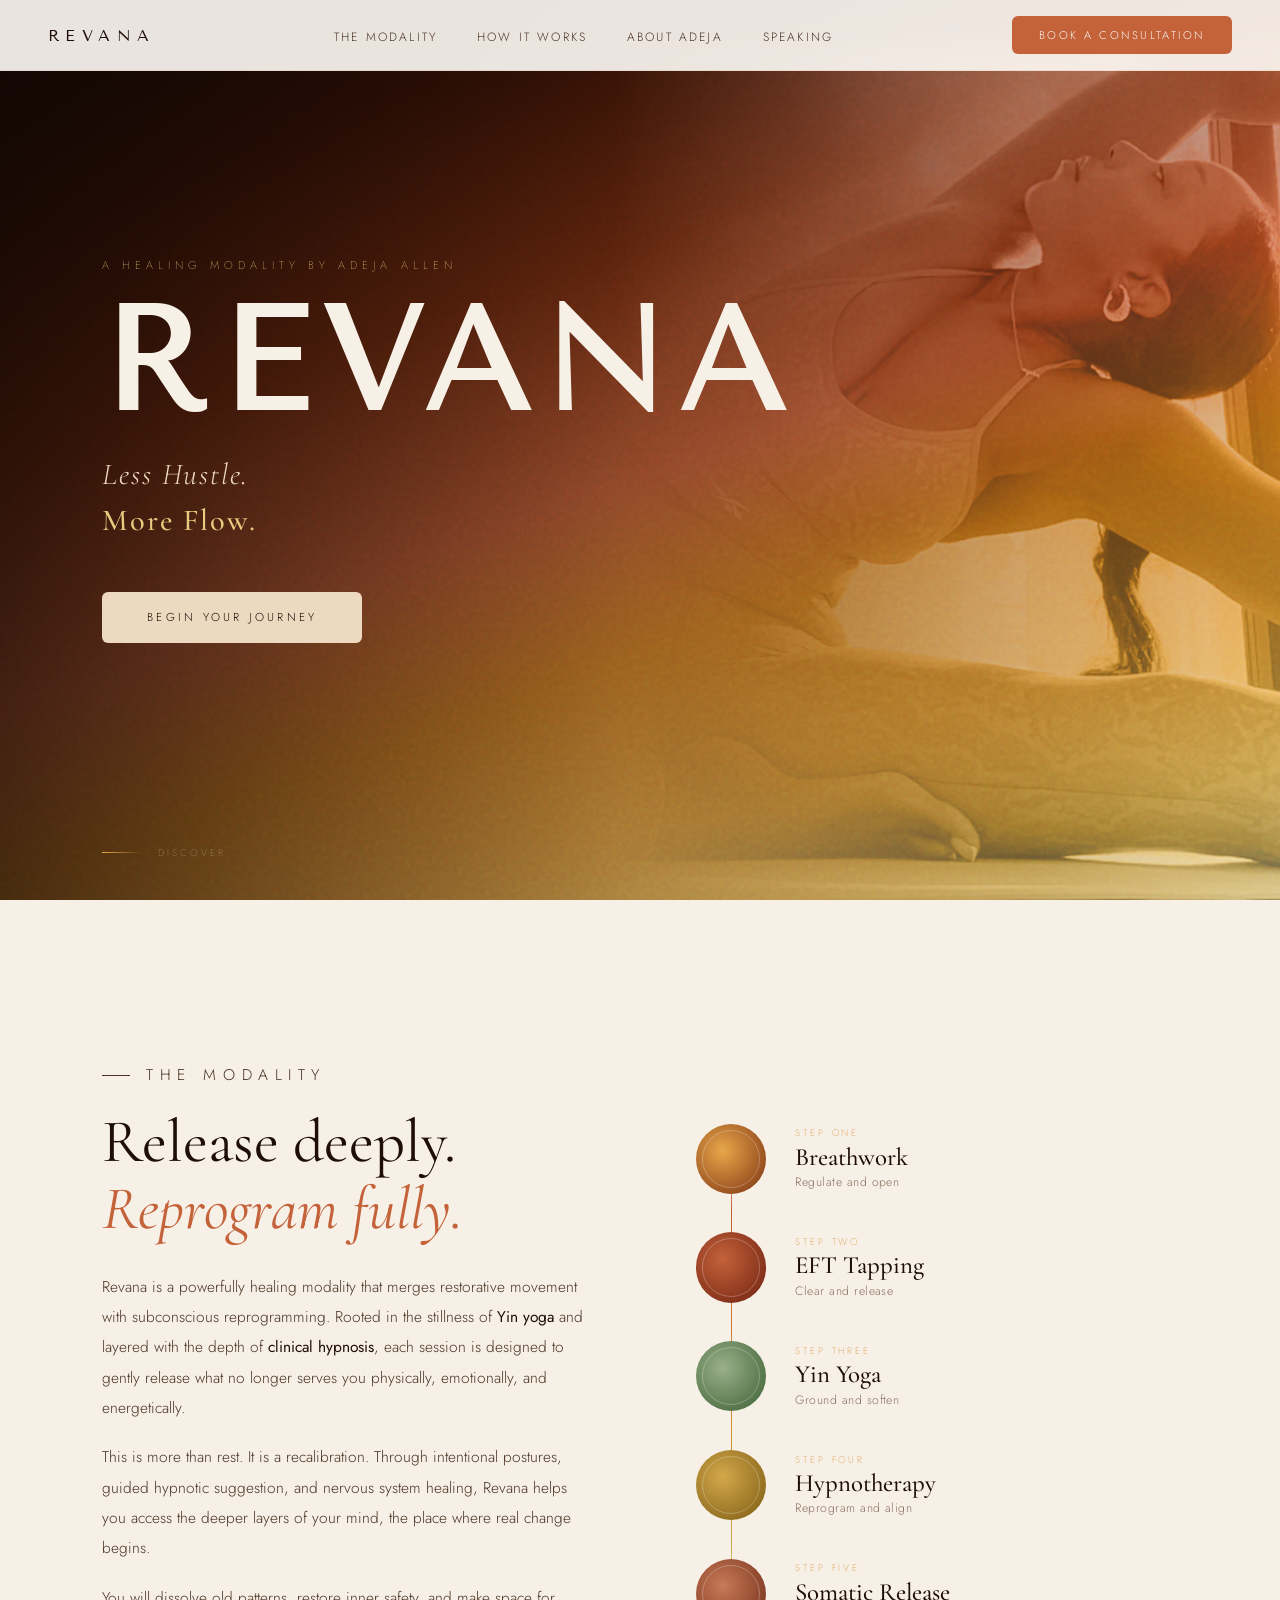
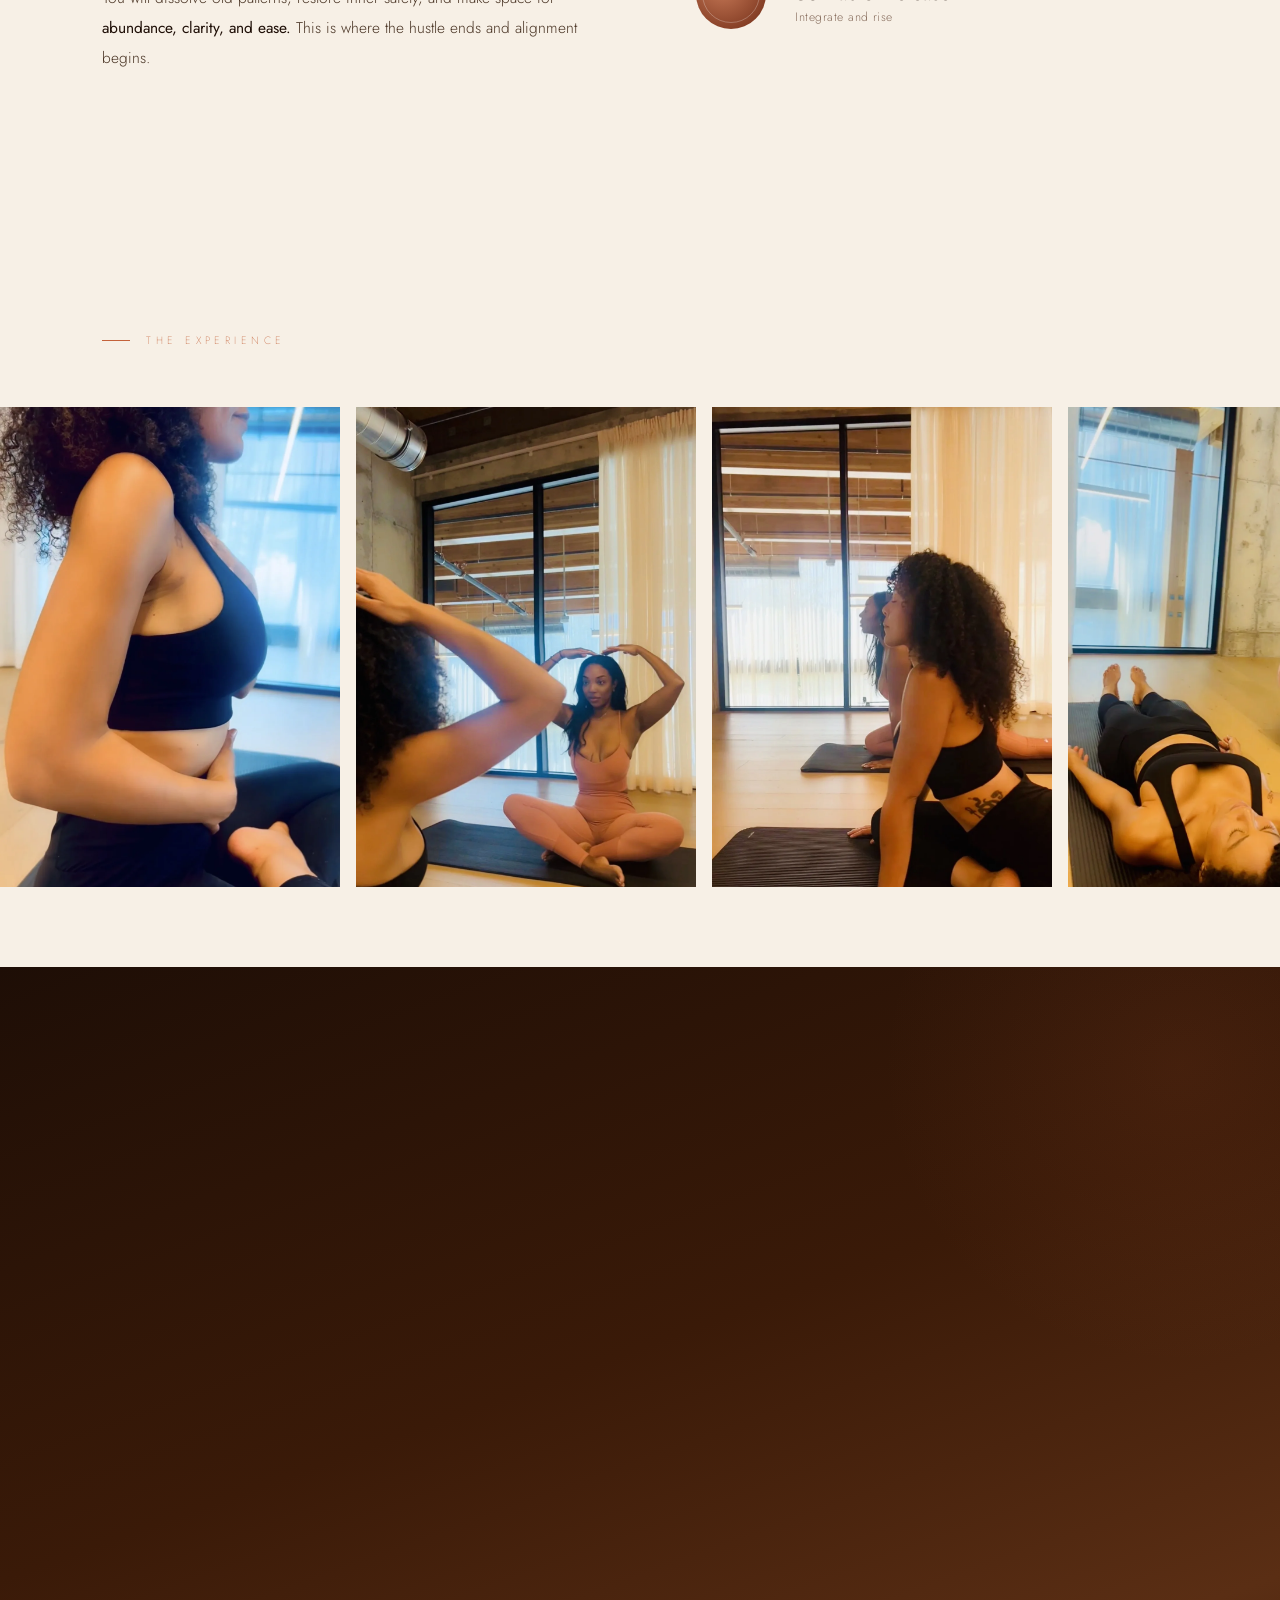
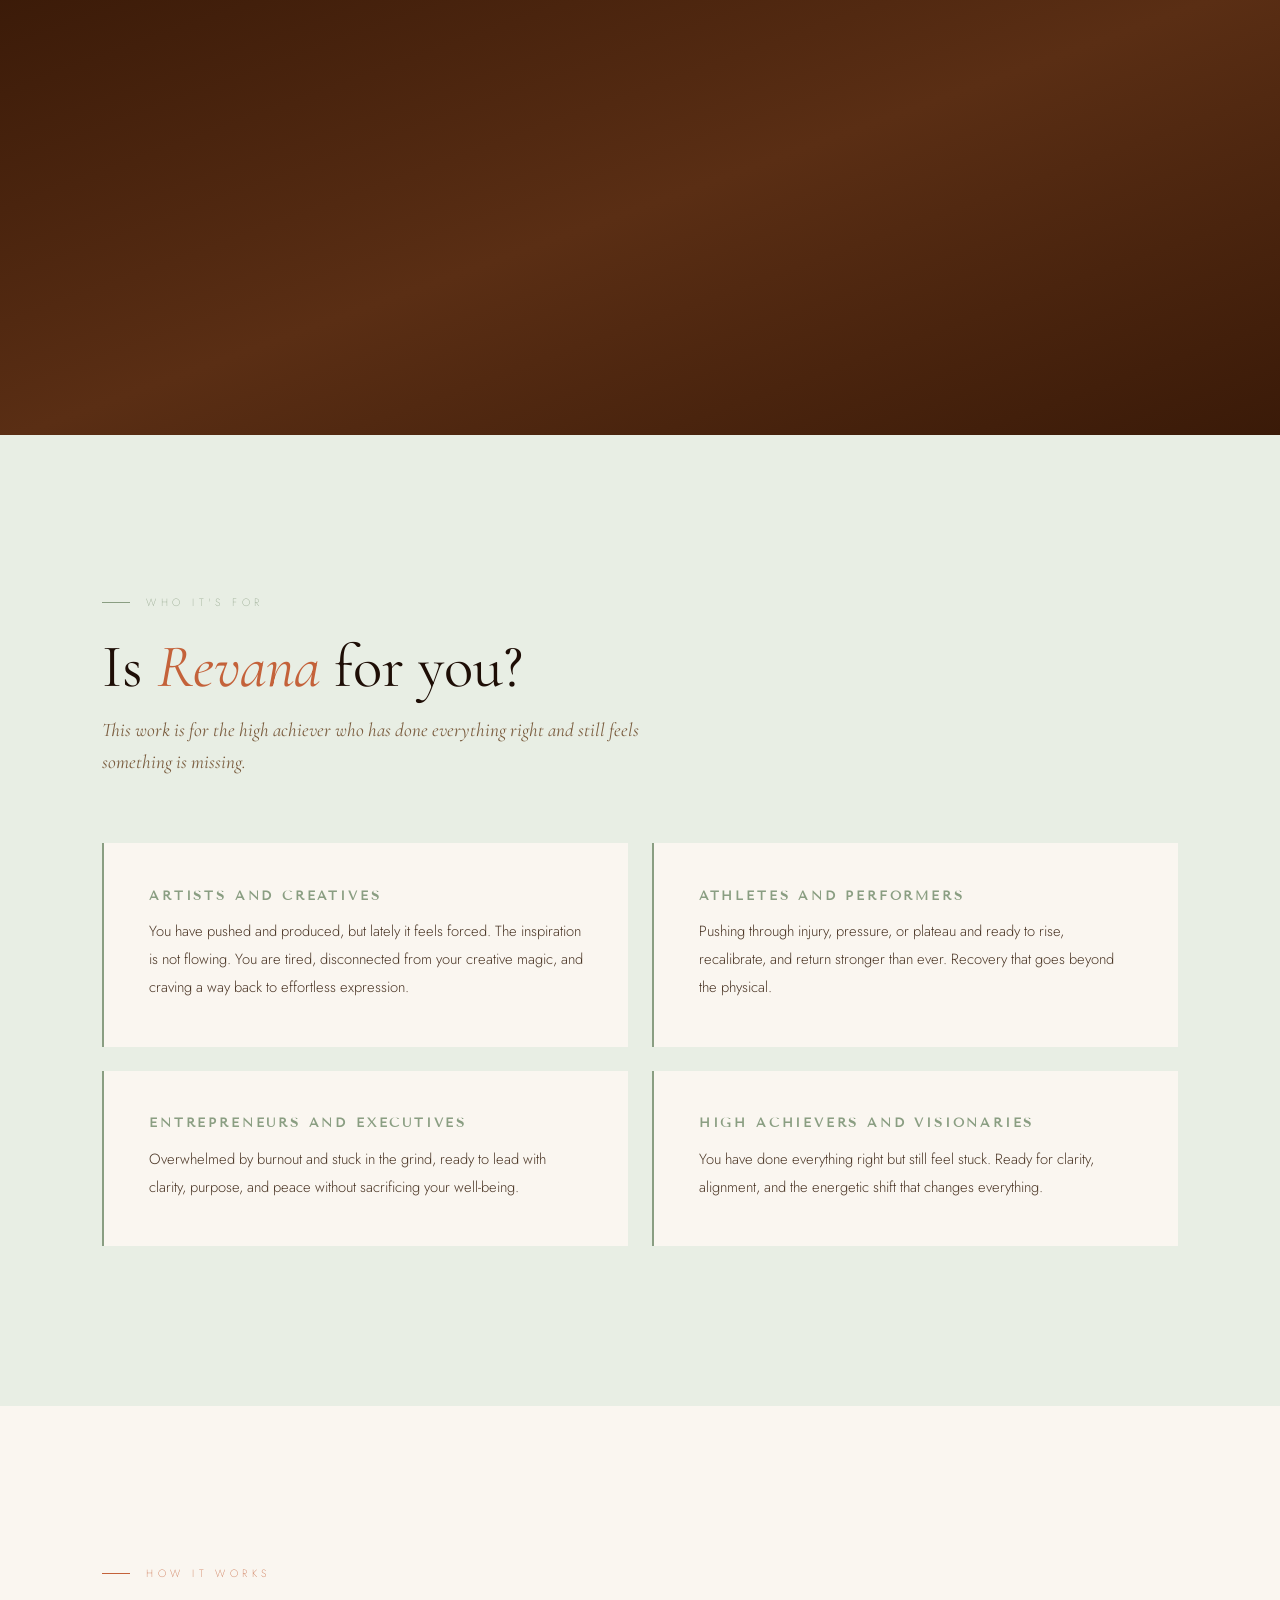
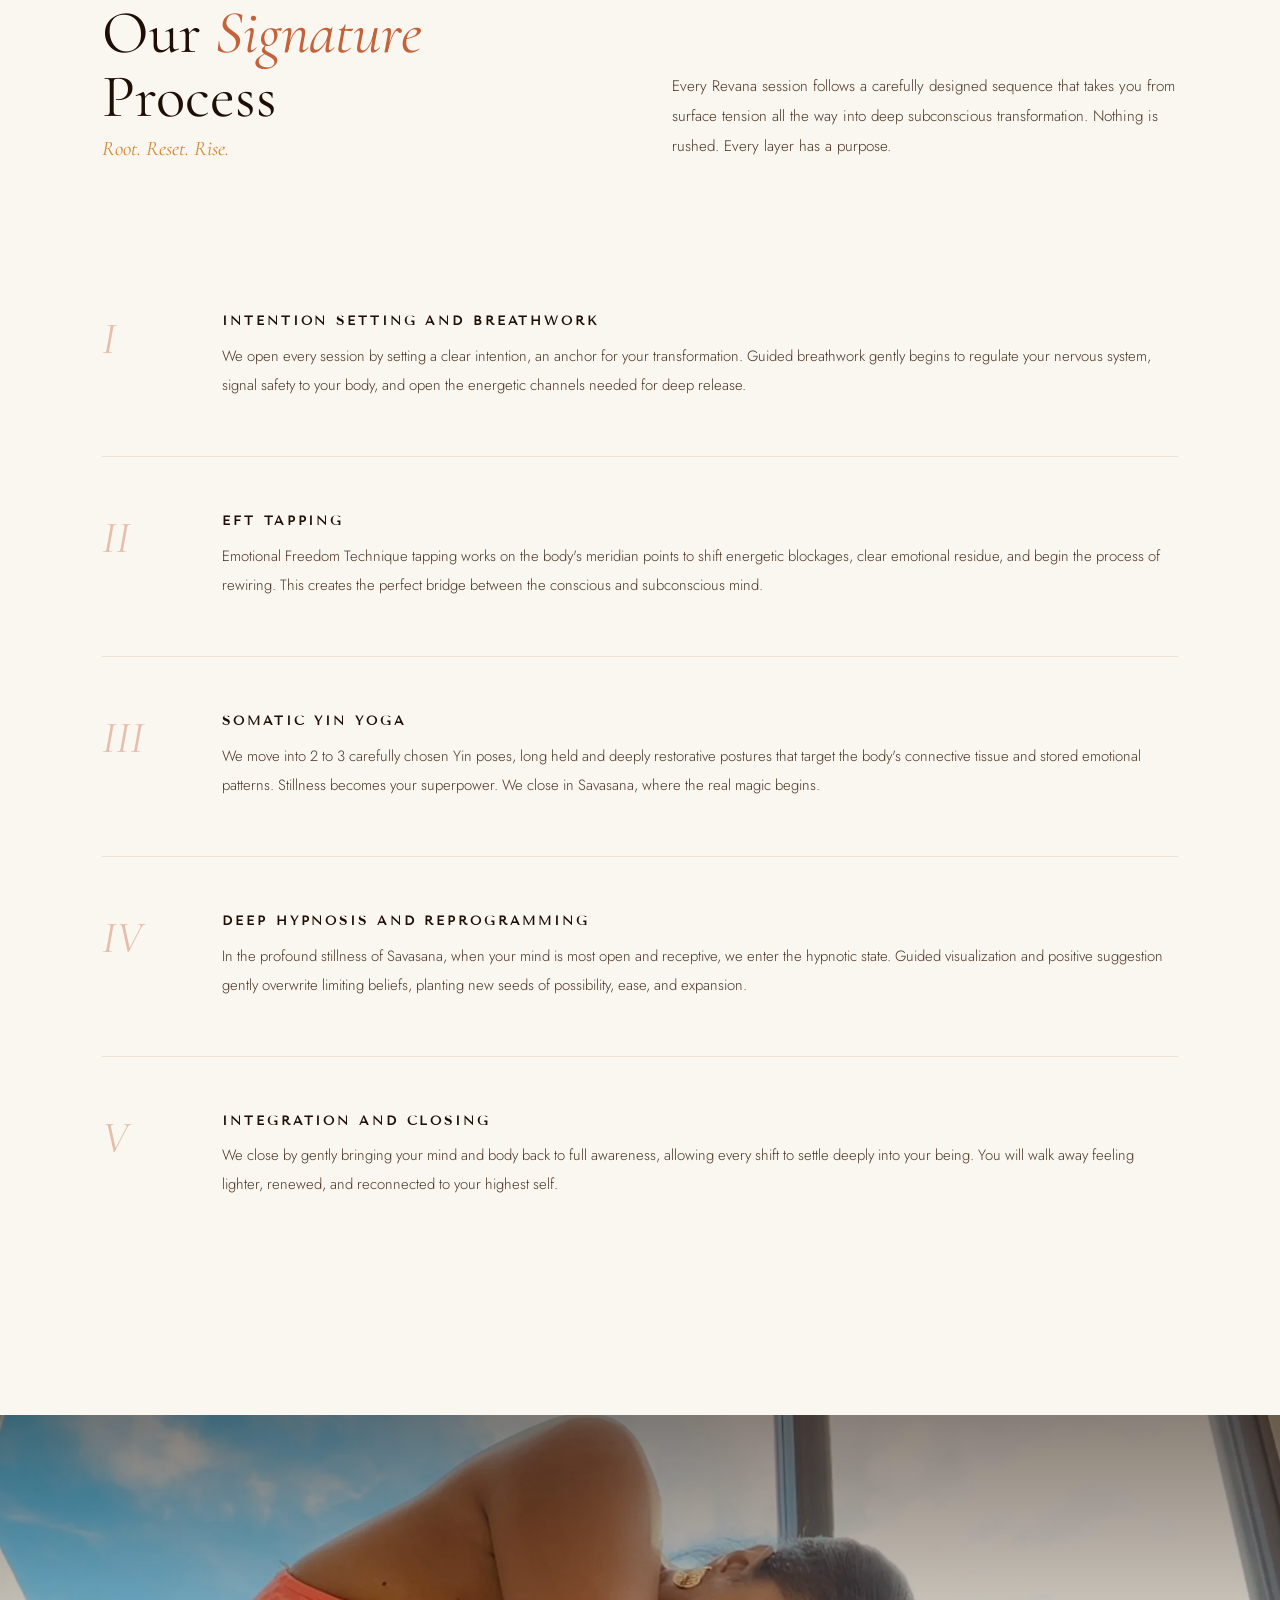
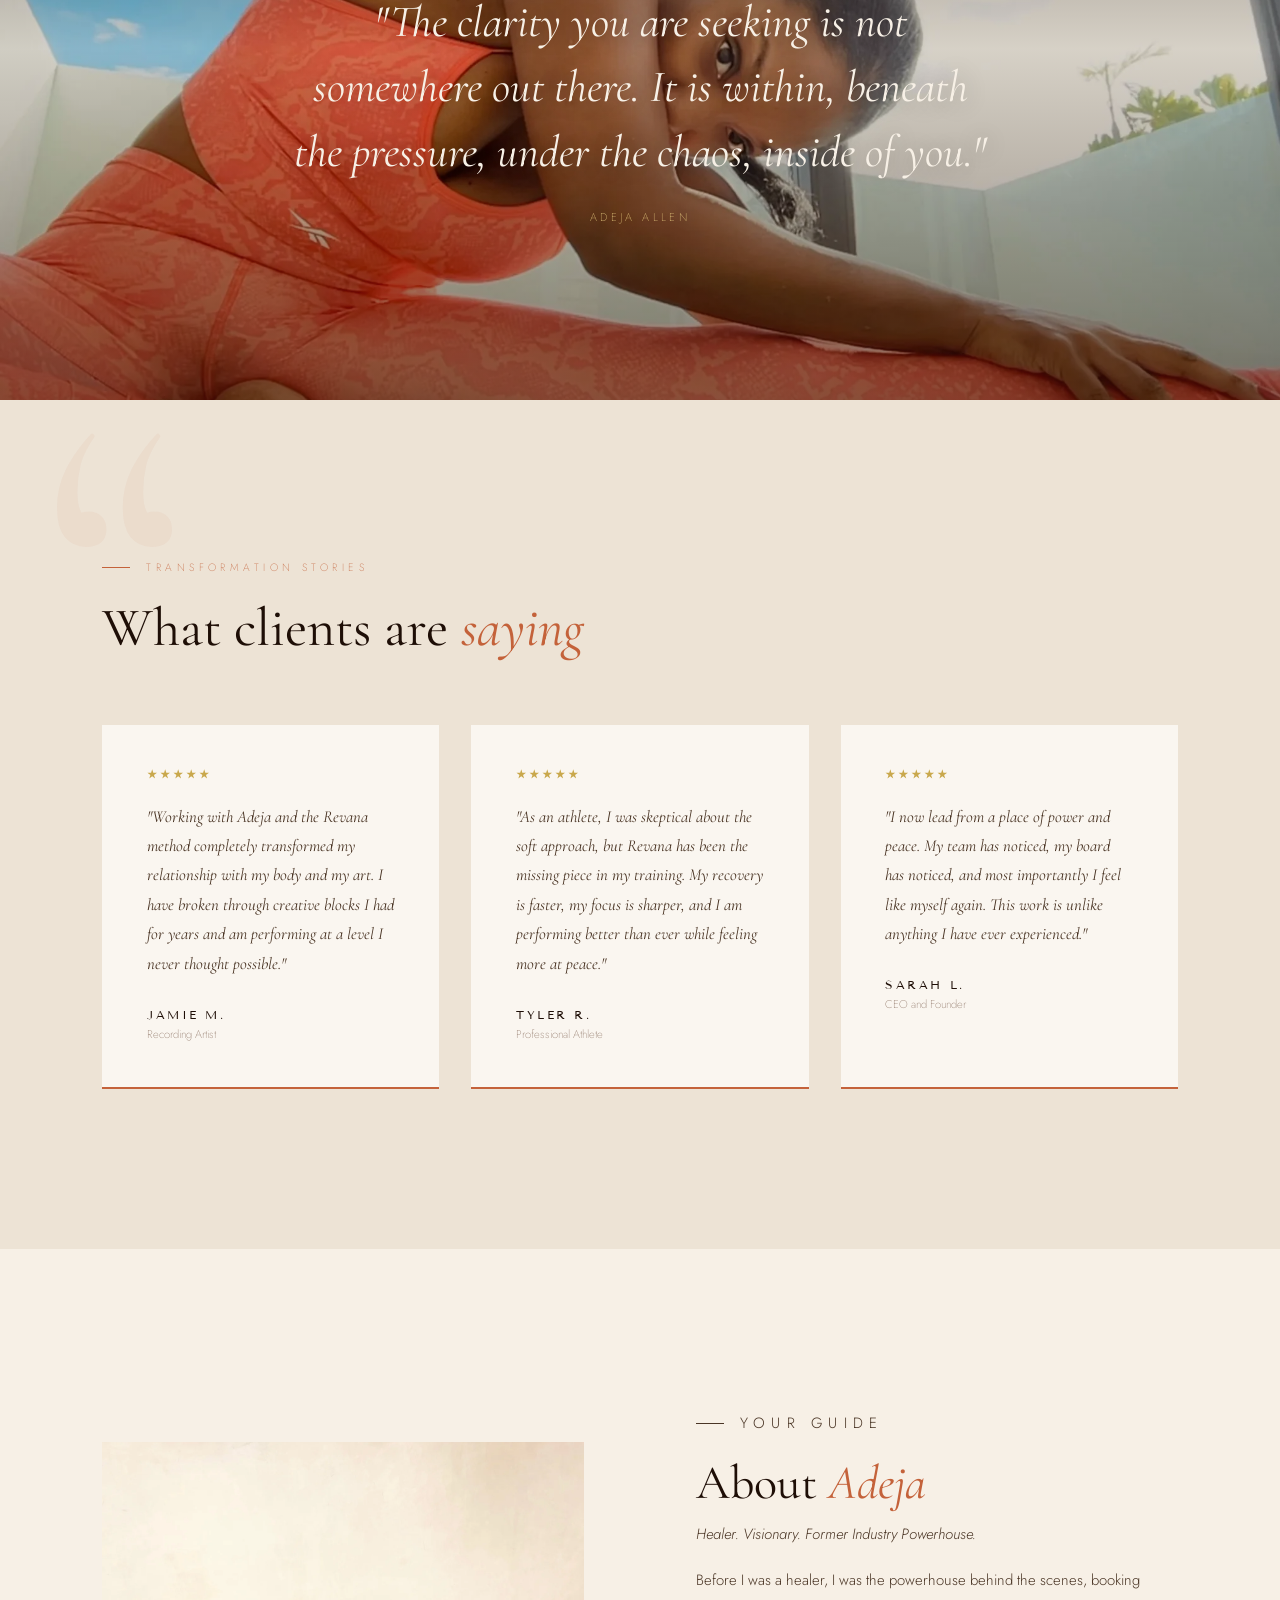
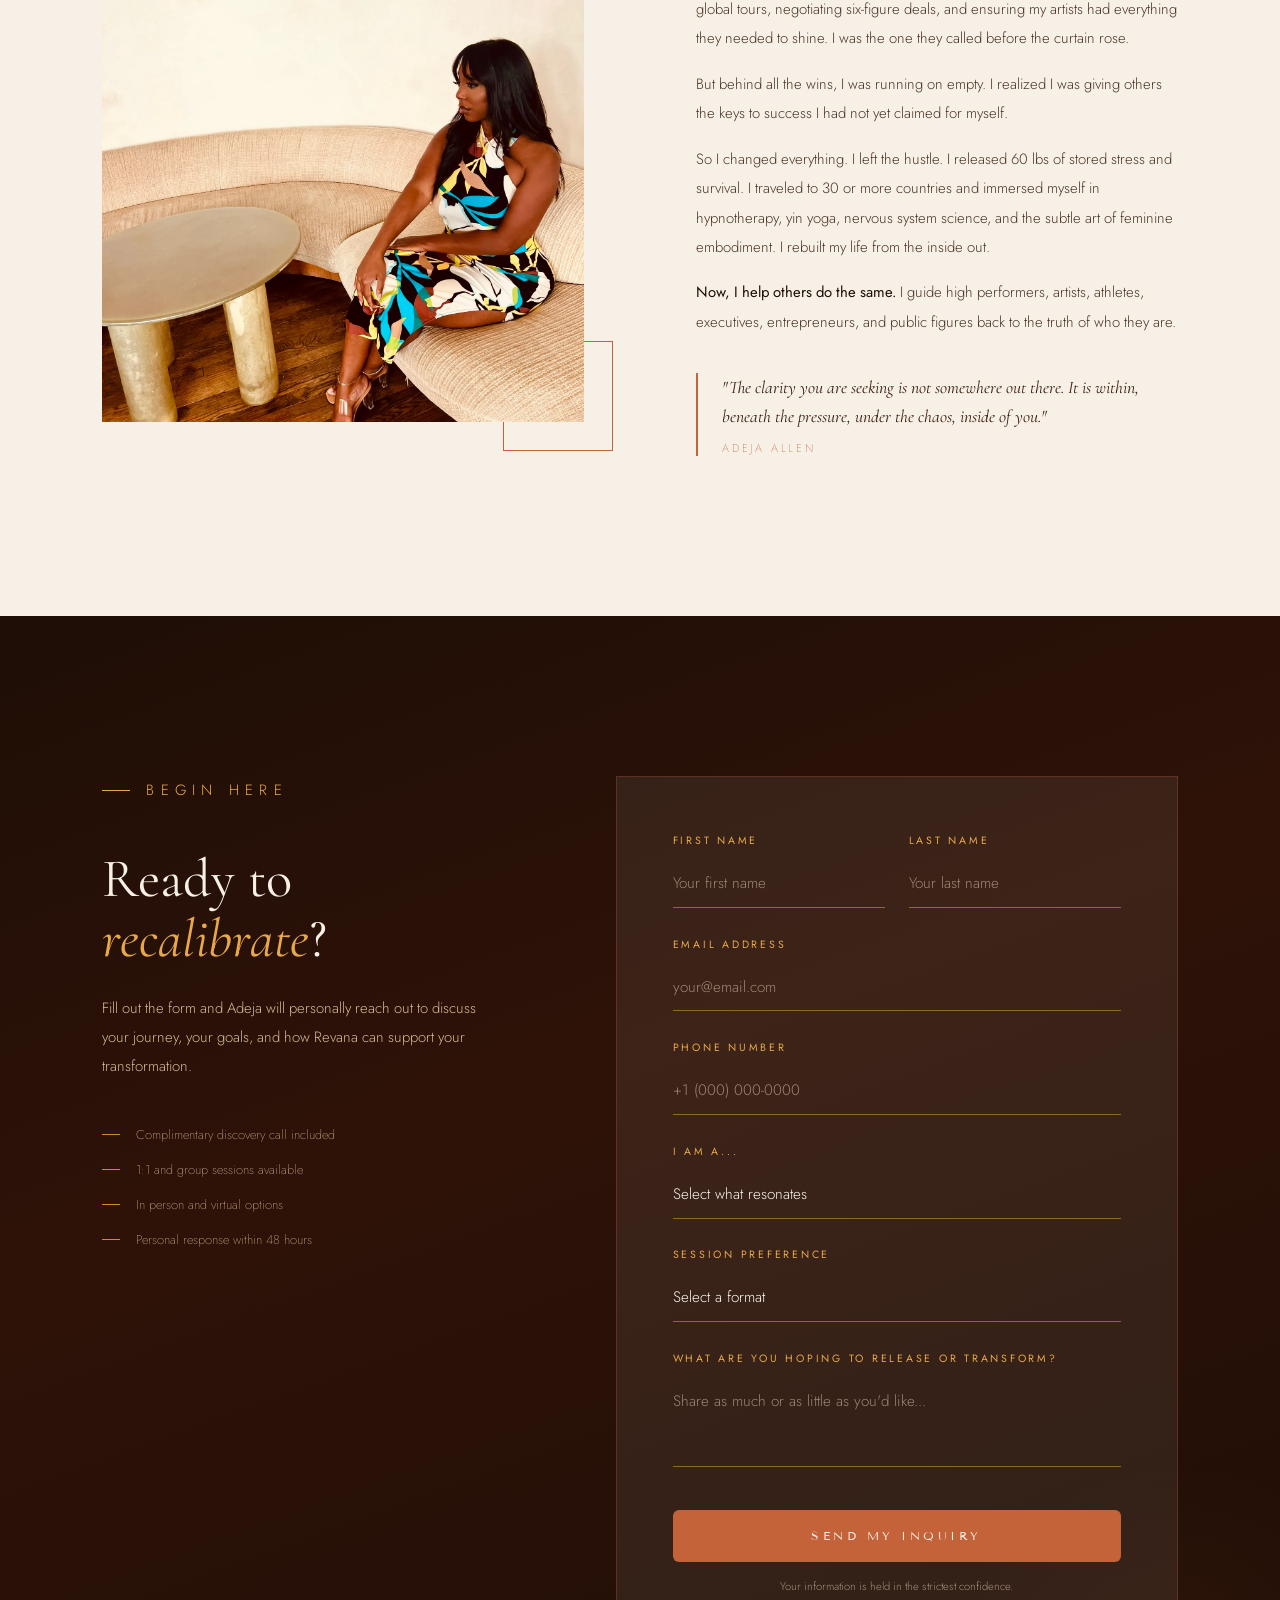
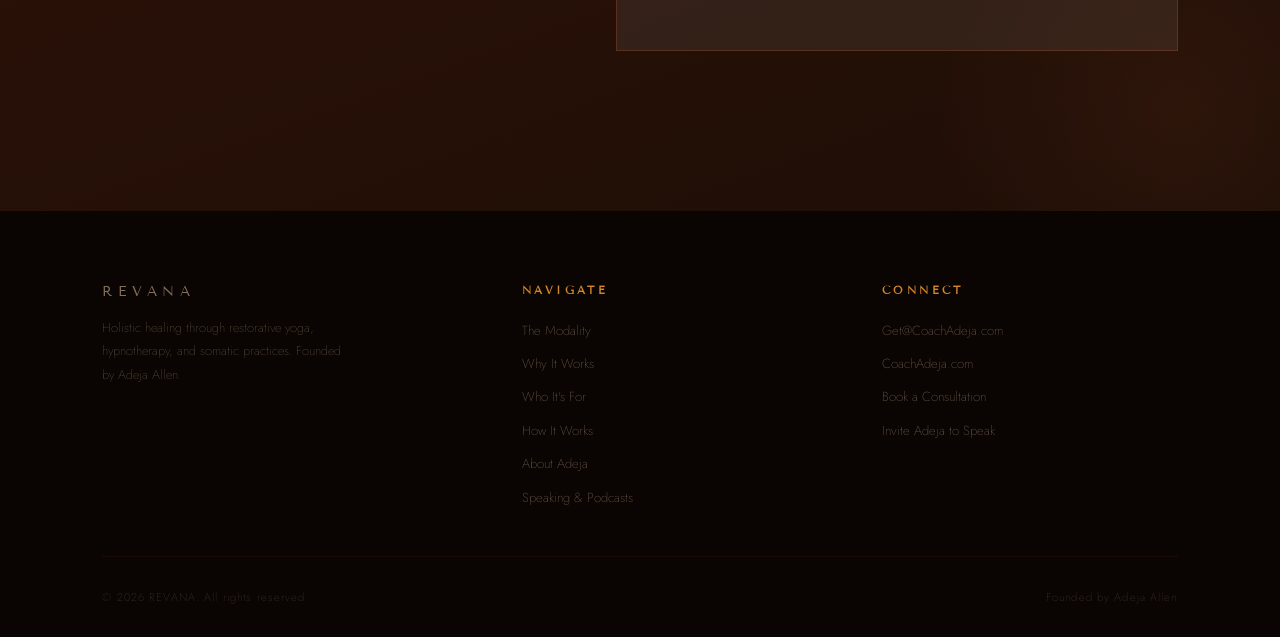
<file: index.html>
<!DOCTYPE html>
<html lang="en">
<head>
<meta charset="UTF-8">
<meta name="viewport" content="width=device-width, initial-scale=1.0">
<title>REVANA — Less Hustle. More Flow.</title>
<meta name="description" content="A healing modality by Adeja Allen merging Yin yoga, clinical hypnosis, and somatic release to reset your nervous system and reprogram your subconscious.">
<meta property="og:type" content="website">
<meta property="og:site_name" content="REVANA">
<meta property="og:title" content="REVANA — Less Hustle. More Flow.">
<meta property="og:description" content="A healing modality by Adeja Allen merging Yin yoga, clinical hypnosis, and somatic release to reset your nervous system and reprogram your subconscious.">
<meta property="og:image" content="images/og-image.jpg">
<meta name="twitter:card" content="summary_large_image">
<meta name="twitter:title" content="REVANA — Less Hustle. More Flow.">
<meta name="twitter:description" content="A healing modality by Adeja Allen merging Yin yoga, clinical hypnosis, and somatic release to reset your nervous system and reprogram your subconscious.">
<meta name="twitter:image" content="images/og-image.jpg">
<link rel="icon" type="image/x-icon" href="images/favicon.ico">
<link rel="preconnect" href="https://fonts.googleapis.com">
<link href="https://fonts.googleapis.com/css2?family=Cormorant+Garamond:ital,wght@0,300;0,400;0,500;0,600;1,300;1,400;1,500&family=Tenor+Sans&family=Jost:wght@200;300;400&display=swap" rel="stylesheet">
<link rel="stylesheet" href="css/styles.css">
</head>
<body class="page-home">

<nav>
  <a href="#" class="nav-logo">REVANA</a>
  <ul class="nav-links" id="navLinks">
    <li><a href="#what">The Modality</a></li>
    <li><a href="#process">How It Works</a></li>
    <li><a href="#about">About Adeja</a></li>
    <li><a href="speaking.html">Speaking</a></li>
  </ul>
  <a href="#inquiry" class="nav-cta">Book a Consultation</a>
  <button class="nav-toggle" id="navToggle" aria-label="Open menu" aria-expanded="false" aria-controls="navLinks">
    <span></span><span></span><span></span>
  </button>
</nav>

<section class="hero">
  <div class="hero-bg"></div>
  <img class="hero-photo" src="images/hero-adeja.webp" alt="Adeja in yoga pose">
  <div class="hero-overlay"></div>
  <div class="hero-grain"></div>
  <div class="hero-content">
    <p class="hero-eyebrow">A Healing Modality by Adeja Allen</p>
    <h1 class="hero-title">REVANA</h1>
    <p class="hero-tagline">Less Hustle.<br><strong>More Flow.</strong></p>
    <a href="#inquiry" class="hero-btn">Begin Your Journey</a>
  </div>
  <div class="hero-scroll">
    <div class="scroll-line"></div>
    <span>Discover</span>
  </div>
</section>

<section class="what-revana" id="what">
  <div class="reveal">
    <p class="section-label">The Modality</p>
    <h2>Release deeply.<br><em>Reprogram fully.</em></h2>
    <p>Revana is a powerfully healing modality that merges restorative movement with subconscious reprogramming. Rooted in the stillness of <strong>Yin yoga</strong> and layered with the depth of <strong>clinical hypnosis</strong>, each session is designed to gently release what no longer serves you physically, emotionally, and energetically.</p>
    <p>This is more than rest. It is a recalibration. Through intentional postures, guided hypnotic suggestion, and nervous system healing, Revana helps you access the deeper layers of your mind, the place where real change begins.</p>
    <p>You will dissolve old patterns, restore inner safety, and make space for <strong>abundance, clarity, and ease.</strong> This is where the hustle ends and alignment begins.</p>
  </div>
  <div class="modality-visual reveal">
    <div class="modality-stack">
      <div class="modality-item">
        <div class="modality-dot modality-dot-1"></div>
        <div class="modality-text">
          <div class="modality-num">Step One</div>
          <div class="modality-name">Breathwork</div>
          <div class="modality-desc">Regulate and open</div>
        </div>
      </div>
      <div class="modality-item">
        <div class="modality-dot modality-dot-2"></div>
        <div class="modality-text">
          <div class="modality-num">Step Two</div>
          <div class="modality-name">EFT Tapping</div>
          <div class="modality-desc">Clear and release</div>
        </div>
      </div>
      <div class="modality-item">
        <div class="modality-dot modality-dot-3"></div>
        <div class="modality-text">
          <div class="modality-num">Step Three</div>
          <div class="modality-name">Yin Yoga</div>
          <div class="modality-desc">Ground and soften</div>
        </div>
      </div>
      <div class="modality-item">
        <div class="modality-dot modality-dot-4"></div>
        <div class="modality-text">
          <div class="modality-num">Step Four</div>
          <div class="modality-name">Hypnotherapy</div>
          <div class="modality-desc">Reprogram and align</div>
        </div>
      </div>
      <div class="modality-item">
        <div class="modality-dot modality-dot-5"></div>
        <div class="modality-text">
          <div class="modality-num">Step Five</div>
          <div class="modality-name">Somatic Release</div>
          <div class="modality-desc">Integrate and rise</div>
        </div>
      </div>
    </div>
  </div>
</section>



<!-- THE EXPERIENCE -->
<section class="experience">
  <p class="section-label reveal">The Experience</p>
  <div class="experience-strip reveal">
    <img src="images/experience-breathwork.webp" alt="Revana breathwork" loading="lazy" style="object-position: center 30%;">
    <img src="images/experience-group-session.webp" alt="Revana group session" loading="lazy" style="object-position: center 20%;">
    <img src="images/experience-group-practice.webp" alt="Revana group practice" loading="lazy" style="object-position: center 20%;">
    <img src="images/experience-1on1.webp" alt="Revana 1:1 session" loading="lazy" style="object-position: center 60%;">
  </div>
</section>

<section class="why-works" id="why">
  <p class="section-label reveal">The Difference</p>
  <h2 class="reveal">Why Revana <em>Works</em></h2>
  <p class="why-intro reveal">While most wellness practices emphasize doing, Revana is about becoming. Intentionally slow and still, yet deeply powerful.</p>
  <div class="why-grid reveal">
    <div class="why-item">
      <div class="why-item-num">01</div>
      <h3>Nervous System Reset</h3>
      <p>Feel grounded and safe again in your body. Calm your fight or flight patterns so your true self can lead from a place of clarity and power.</p>
    </div>
    <div class="why-item">
      <div class="why-item-num">02</div>
      <h3>Emotional and Energetic Release</h3>
      <p>Gently release suppressed stress, emotions, and tension that have been blocking your growth, your joy, and your next level.</p>
    </div>
    <div class="why-item">
      <div class="why-item-num">03</div>
      <h3>Subconscious Reprogramming</h3>
      <p>We subtly rewire limiting beliefs as you soften into stillness, allowing new narratives of possibility, ease, and abundance to take root.</p>
    </div>
    <div class="why-item">
      <div class="why-item-num">04</div>
      <h3>Manifesting Space</h3>
      <p>Each breath and pose opens new channels in your energetic field, inviting prosperity, clarity, and aligned expansion into your life.</p>
    </div>
  </div>
</section>

<section class="who-for" id="who">
  <p class="section-label reveal">Who It's For</p>
  <h2 class="reveal">Is <em>Revana</em> for you?</h2>
  <p class="who-intro reveal">This work is for the high achiever who has done everything right and still feels something is missing.</p>
  <div class="who-grid reveal">
    <div class="who-card">
      <h3>Artists and Creatives</h3>
      <p>You have pushed and produced, but lately it feels forced. The inspiration is not flowing. You are tired, disconnected from your creative magic, and craving a way back to effortless expression.</p>
    </div>
    <div class="who-card">
      <h3>Athletes and Performers</h3>
      <p>Pushing through injury, pressure, or plateau and ready to rise, recalibrate, and return stronger than ever. Recovery that goes beyond the physical.</p>
    </div>
    <div class="who-card">
      <h3>Entrepreneurs and Executives</h3>
      <p>Overwhelmed by burnout and stuck in the grind, ready to lead with clarity, purpose, and peace without sacrificing your well-being.</p>
    </div>
    <div class="who-card">
      <h3>High Achievers and Visionaries</h3>
      <p>You have done everything right but still feel stuck. Ready for clarity, alignment, and the energetic shift that changes everything.</p>
    </div>
  </div>
</section>

<section class="process" id="process">
  <div class="process-header reveal">
    <div>
      <p class="section-label">How It Works</p>
      <h2>Our <em>Signature</em><br>Process</h2>
      <p class="process-sub">Root. Reset. Rise.</p>
    </div>
    <p class="process-intro">Every Revana session follows a carefully designed sequence that takes you from surface tension all the way into deep subconscious transformation. Nothing is rushed. Every layer has a purpose.</p>
  </div>
  <div class="process-steps reveal">
    <div class="process-step">
      <div class="step-num">I</div>
      <div class="step-content">
        <h3>Intention Setting and Breathwork</h3>
        <p>We open every session by setting a clear intention, an anchor for your transformation. Guided breathwork gently begins to regulate your nervous system, signal safety to your body, and open the energetic channels needed for deep release.</p>
      </div>
    </div>
    <div class="process-step">
      <div class="step-num">II</div>
      <div class="step-content">
        <h3>EFT Tapping</h3>
        <p>Emotional Freedom Technique tapping works on the body's meridian points to shift energetic blockages, clear emotional residue, and begin the process of rewiring. This creates the perfect bridge between the conscious and subconscious mind.</p>
      </div>
    </div>
    <div class="process-step">
      <div class="step-num">III</div>
      <div class="step-content">
        <h3>Somatic Yin Yoga</h3>
        <p>We move into 2 to 3 carefully chosen Yin poses, long held and deeply restorative postures that target the body's connective tissue and stored emotional patterns. Stillness becomes your superpower. We close in Savasana, where the real magic begins.</p>
      </div>
    </div>
    <div class="process-step">
      <div class="step-num">IV</div>
      <div class="step-content">
        <h3>Deep Hypnosis and Reprogramming</h3>
        <p>In the profound stillness of Savasana, when your mind is most open and receptive, we enter the hypnotic state. Guided visualization and positive suggestion gently overwrite limiting beliefs, planting new seeds of possibility, ease, and expansion.</p>
      </div>
    </div>
    <div class="process-step">
      <div class="step-num">V</div>
      <div class="step-content">
        <h3>Integration and Closing</h3>
        <p>We close by gently bringing your mind and body back to full awareness, allowing every shift to settle deeply into your being. You will walk away feeling lighter, renewed, and reconnected to your highest self.</p>
      </div>
    </div>
  </div>
</section>

<div class="yoga-break">
  <img src="images/yoga-break.webp" alt="Adeja in Yin yoga pose" loading="lazy">
  <div class="yoga-break-overlay"></div>
  <div class="yoga-break-text">
    <p>"The clarity you are seeking is not somewhere out there. It is within, beneath the pressure, under the chaos, inside of you."</p>
    <cite>Adeja Allen</cite>
  </div>
</div>

<section class="testimonials">
  <p class="section-label reveal">Transformation Stories</p>
  <h2 class="reveal">What clients are <em>saying</em></h2>
  <div class="testimonials-grid reveal">
    <div class="testimonial-card">
      <div class="testimonial-stars"><div class="star"></div><div class="star"></div><div class="star"></div><div class="star"></div><div class="star"></div></div>
      <p class="testimonial-text">"Working with Adeja and the Revana method completely transformed my relationship with my body and my art. I have broken through creative blocks I had for years and am performing at a level I never thought possible."</p>
      <div class="testimonial-author">Jamie M.</div>
      <div class="testimonial-role">Recording Artist</div>
    </div>
    <div class="testimonial-card">
      <div class="testimonial-stars"><div class="star"></div><div class="star"></div><div class="star"></div><div class="star"></div><div class="star"></div></div>
      <p class="testimonial-text">"As an athlete, I was skeptical about the soft approach, but Revana has been the missing piece in my training. My recovery is faster, my focus is sharper, and I am performing better than ever while feeling more at peace."</p>
      <div class="testimonial-author">Tyler R.</div>
      <div class="testimonial-role">Professional Athlete</div>
    </div>
    <div class="testimonial-card">
      <div class="testimonial-stars"><div class="star"></div><div class="star"></div><div class="star"></div><div class="star"></div><div class="star"></div></div>
      <p class="testimonial-text">"I now lead from a place of power and peace. My team has noticed, my board has noticed, and most importantly I feel like myself again. This work is unlike anything I have ever experienced."</p>
      <div class="testimonial-author">Sarah L.</div>
      <div class="testimonial-role">CEO and Founder</div>
    </div>
  </div>
</section>

<section class="about" id="about">
  <div class="about-img-wrap reveal">
    <picture>
      <source media="(max-width: 768px)" srcset="images/about-adeja-mobile.webp">
      <img src="images/about-adeja.webp" alt="Adeja Allen" loading="lazy">
    </picture>
    <div class="about-img-accent"></div>
  </div>
  <div class="about-content reveal">
    <p class="section-label">Your Guide</p>
    <h2>About <em>Adeja</em></h2>
    <p class="about-subtitle">Healer. Visionary. Former Industry Powerhouse.</p>
    <p>Before I was a healer, I was the powerhouse behind the scenes, booking global tours, negotiating six-figure deals, and ensuring my artists had everything they needed to shine. I was the one they called before the curtain rose.</p>
    <p>But behind all the wins, I was running on empty. I realized I was giving others the keys to success I had not yet claimed for myself.</p>
    <p>So I changed everything. I left the hustle. I released 60 lbs of stored stress and survival. I traveled to 30 or more countries and immersed myself in hypnotherapy, yin yoga, nervous system science, and the subtle art of feminine embodiment. I rebuilt my life from the inside out.</p>
    <p><strong>Now, I help others do the same.</strong> I guide high performers, artists, athletes, executives, entrepreneurs, and public figures back to the truth of who they are.</p>
    <div class="about-quote">
      <blockquote>"The clarity you are seeking is not somewhere out there. It is within, beneath the pressure, under the chaos, inside of <em>you</em>."</blockquote>
      <cite>Adeja Allen</cite>
    </div>
  </div>
</section>

<section class="inquiry" id="inquiry">
  <div class="inquiry-inner">
    <div class="inquiry-left reveal">
      <p class="section-label">Begin Here</p>
      <h2>Ready to <em>recalibrate</em>?</h2>
      <p>Fill out the form and Adeja will personally reach out to discuss your journey, your goals, and how Revana can support your transformation.</p>
      <div class="inquiry-details">
        <div class="inquiry-detail-item">Complimentary discovery call included</div>
        <div class="inquiry-detail-item">1:1 and group sessions available</div>
        <div class="inquiry-detail-item">In person and virtual options</div>
        <div class="inquiry-detail-item">Personal response within 48 hours</div>
      </div>
    </div>
    <div class="form-wrapper reveal">
      <form id="inquiryForm" action="https://formspree.io/f/xbdqzyae" method="POST">
        <div class="form-row">
          <div class="form-group">
            <label for="first_name">First Name</label>
            <input type="text" id="first_name" name="first_name" placeholder="Your first name" required>
          </div>
          <div class="form-group">
            <label for="last_name">Last Name</label>
            <input type="text" id="last_name" name="last_name" placeholder="Your last name" required>
          </div>
        </div>
        <div class="form-group">
          <label for="email">Email Address</label>
          <input type="email" id="email" name="email" placeholder="your@email.com" required>
        </div>
        <div class="form-group">
          <label for="phone">Phone Number</label>
          <input type="tel" id="phone" name="phone" placeholder="+1 (000) 000-0000">
        </div>
        <div class="form-group" aria-hidden="true" style="position:absolute;left:-9999px;width:1px;height:1px;overflow:hidden;">
          <label for="company_website">Company Website</label>
          <input type="text" id="company_website" name="_gotcha" tabindex="-1" autocomplete="off">
        </div>
        <div class="form-group">
          <label for="client_type">I am a...</label>
          <select id="client_type" name="client_type">
            <option value="" disabled selected>Select what resonates</option>
            <option>Artist or Creative</option>
            <option>Athlete or Performer</option>
            <option>Entrepreneur or Executive</option>
            <option>High Achiever or Visionary</option>
            <option>Other</option>
          </select>
        </div>
        <div class="form-group">
          <label for="session_type">Session Preference</label>
          <select id="session_type" name="session_type">
            <option value="" disabled selected>Select a format</option>
            <option>1:1 Private Session</option>
            <option>Group Session</option>
            <option>Corporate and Team Wellness</option>
            <option>Not sure yet</option>
          </select>
        </div>
        <div class="form-group">
          <label for="message">What are you hoping to release or transform?</label>
          <textarea id="message" name="message" placeholder="Share as much or as little as you'd like..."></textarea>
        </div>
        <button type="submit" class="form-submit">Send My Inquiry</button>
        <p class="form-note">Your information is held in the strictest confidence.</p>
      </form>
      <div class="form-success" id="formSuccess">
        Thank you for reaching out.<br>Adeja will be in touch with you personally. ✦
      </div>
    </div>
  </div>
</section>

<footer>
  <div class="footer-top">
    <div class="footer-brand">
      <a href="#" class="footer-logo">REVANA</a>
      <p>Holistic healing through restorative yoga, hypnotherapy, and somatic practices. Founded by Adeja Allen.</p>
    </div>
    <div class="footer-col">
      <h4>Navigate</h4>
      <ul>
        <li><a href="#what">The Modality</a></li>
        <li><a href="#why">Why It Works</a></li>
        <li><a href="#who">Who It's For</a></li>
        <li><a href="#process">How It Works</a></li>
        <li><a href="#about">About Adeja</a></li>
        <li><a href="speaking.html">Speaking &amp; Podcasts</a></li>
      </ul>
    </div>
    <div class="footer-col">
      <h4>Connect</h4>
      <ul>
        <li><a href="mailto:Get@CoachAdeja.com">Get@CoachAdeja.com</a></li>
        <li><a href="https://www.CoachAdeja.com" target="_blank">CoachAdeja.com</a></li>
        <li><a href="#inquiry">Book a Consultation</a></li>
        <li><a href="speaking.html">Invite Adeja to Speak</a></li>
      </ul>
    </div>
  </div>
  <div class="footer-bottom">
    <p>© 2026 REVANA. All rights reserved.</p>
    <p>Founded by Adeja Allen</p>
  </div>
</footer>

<script src="js/main.js" defer></script>
</body>
</html>
</file>
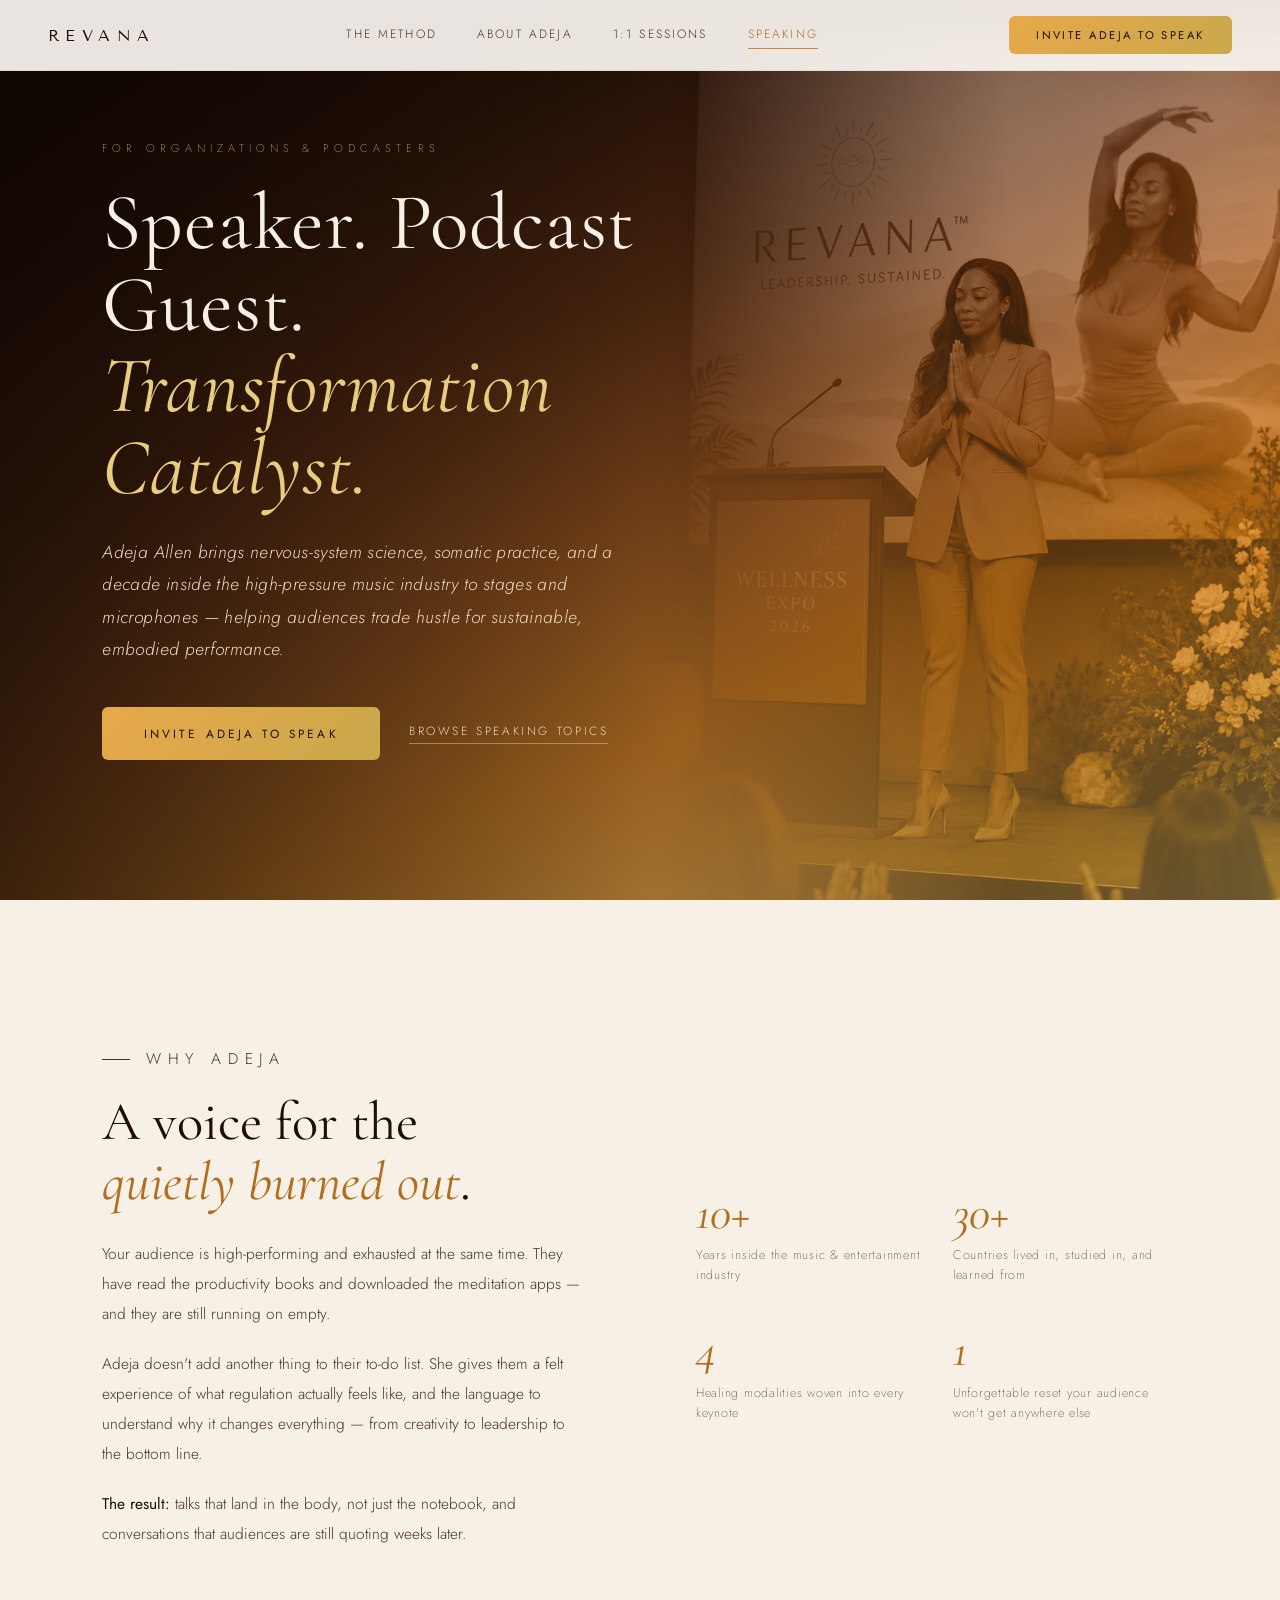
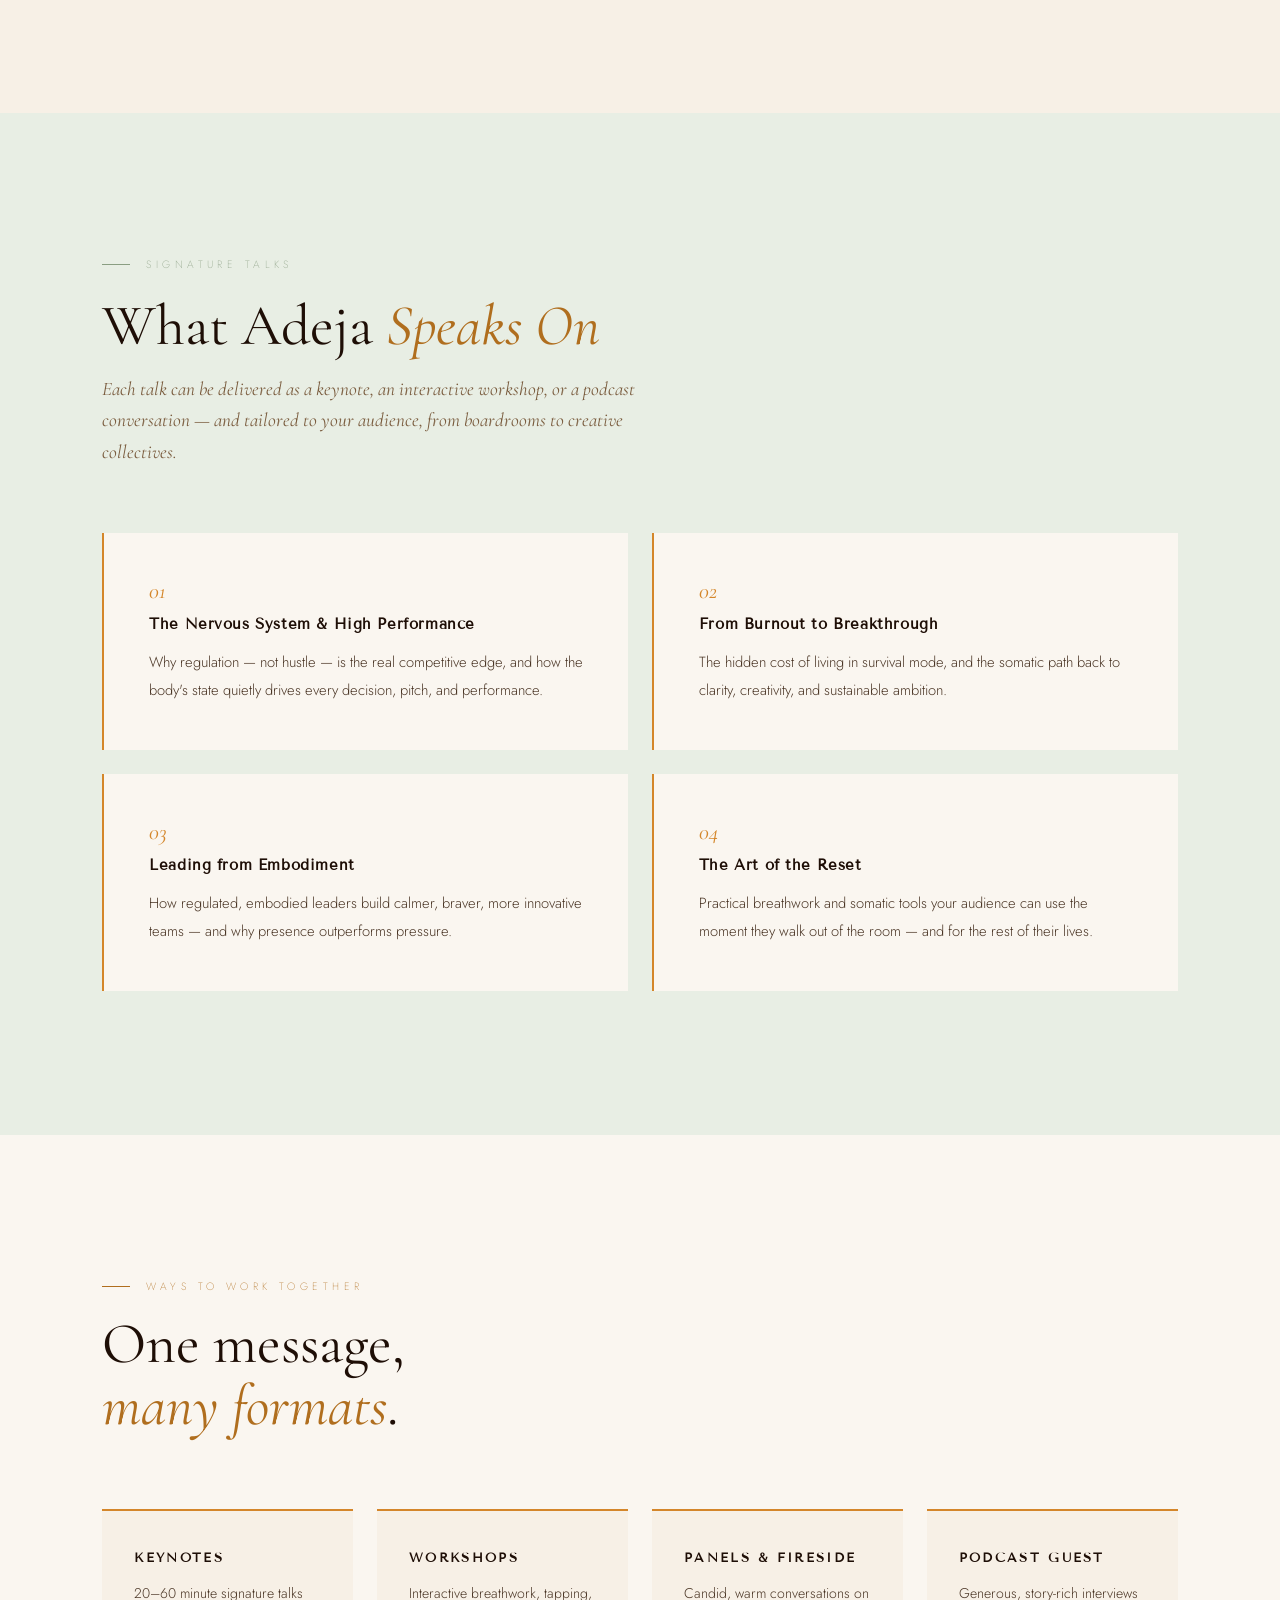
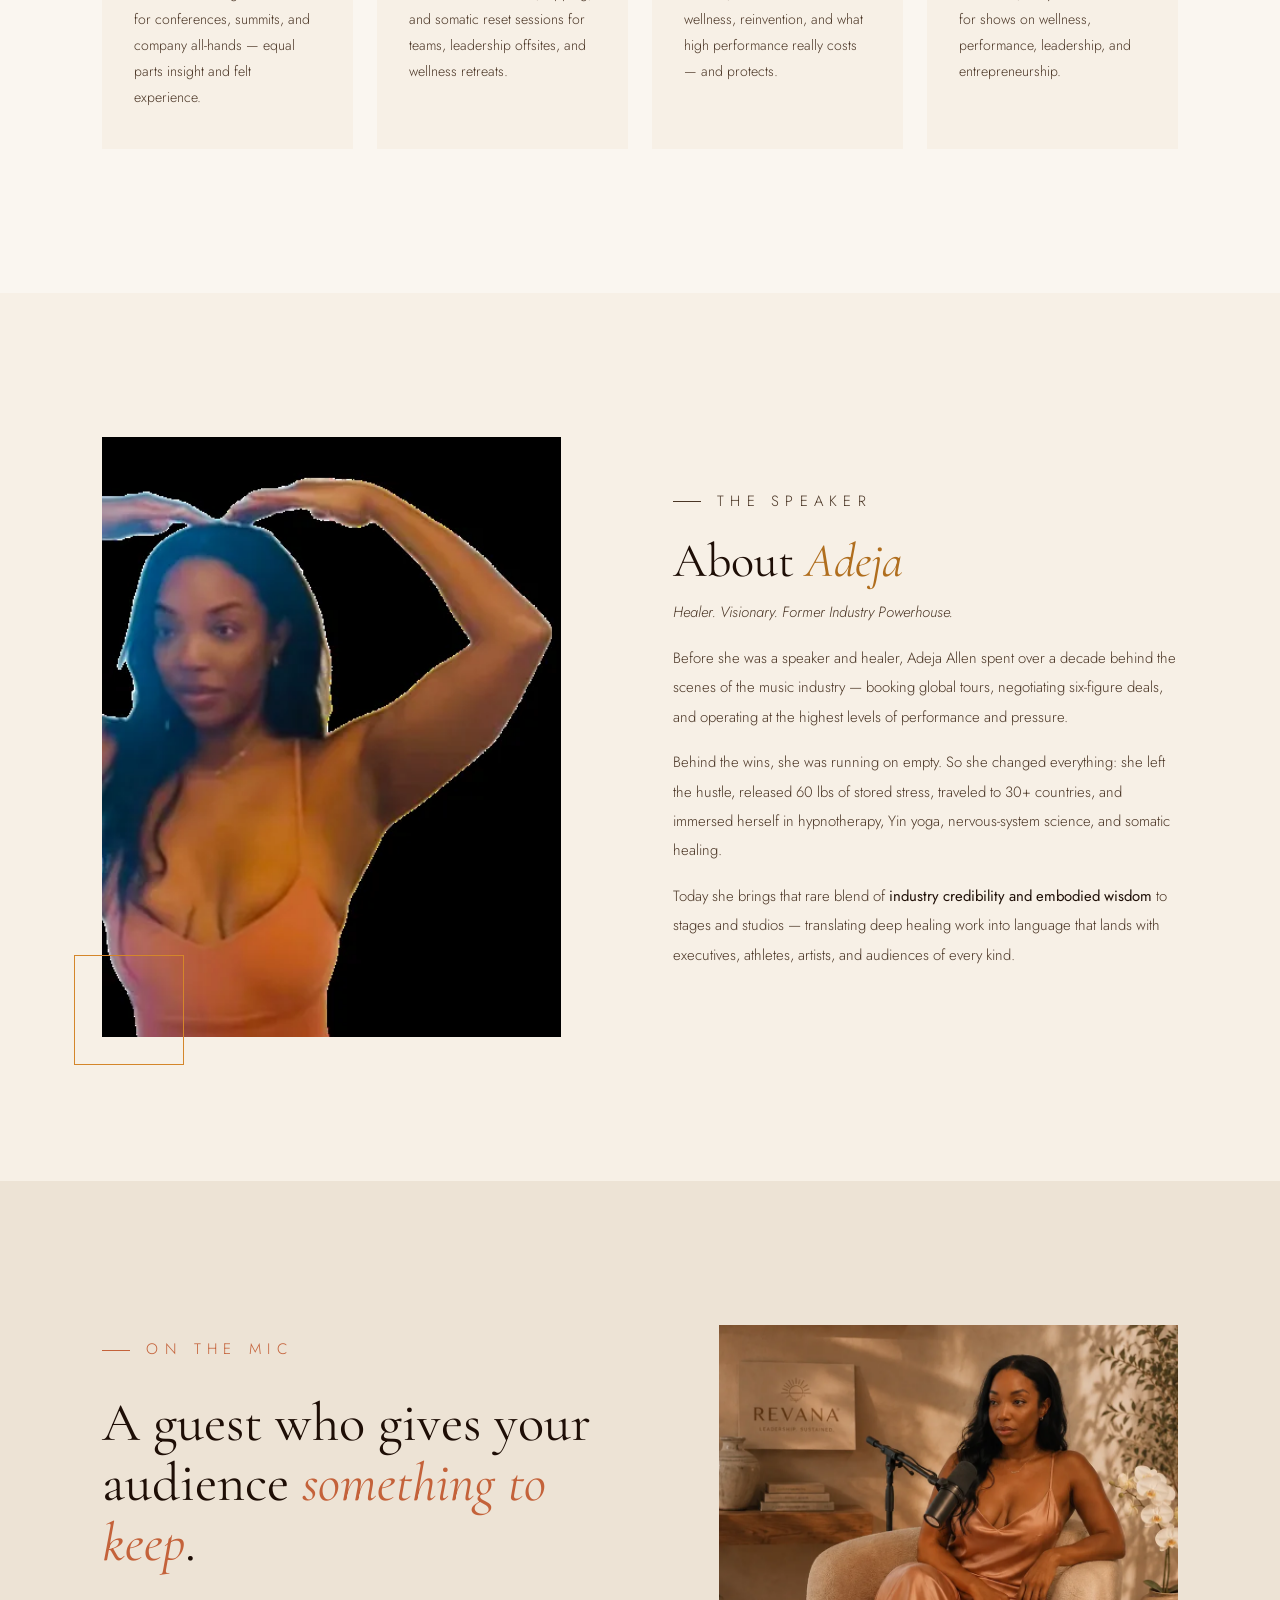
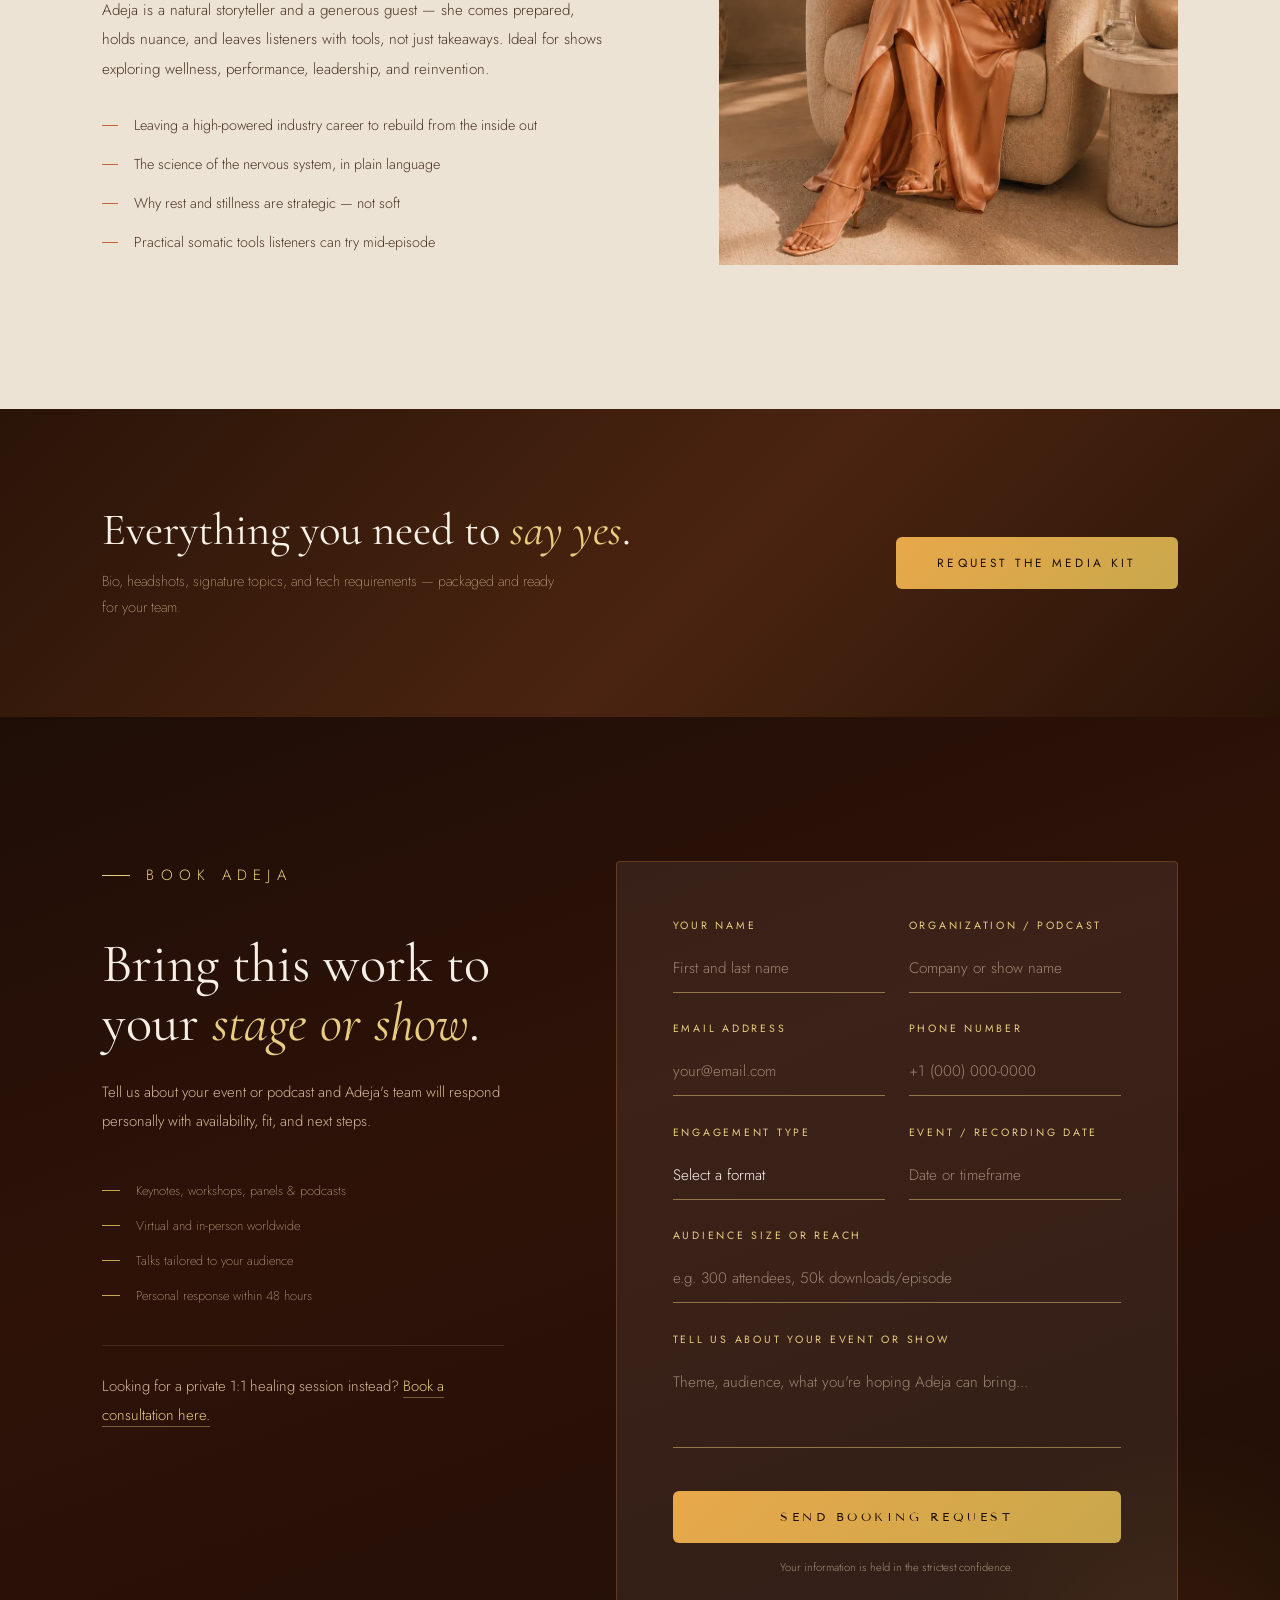
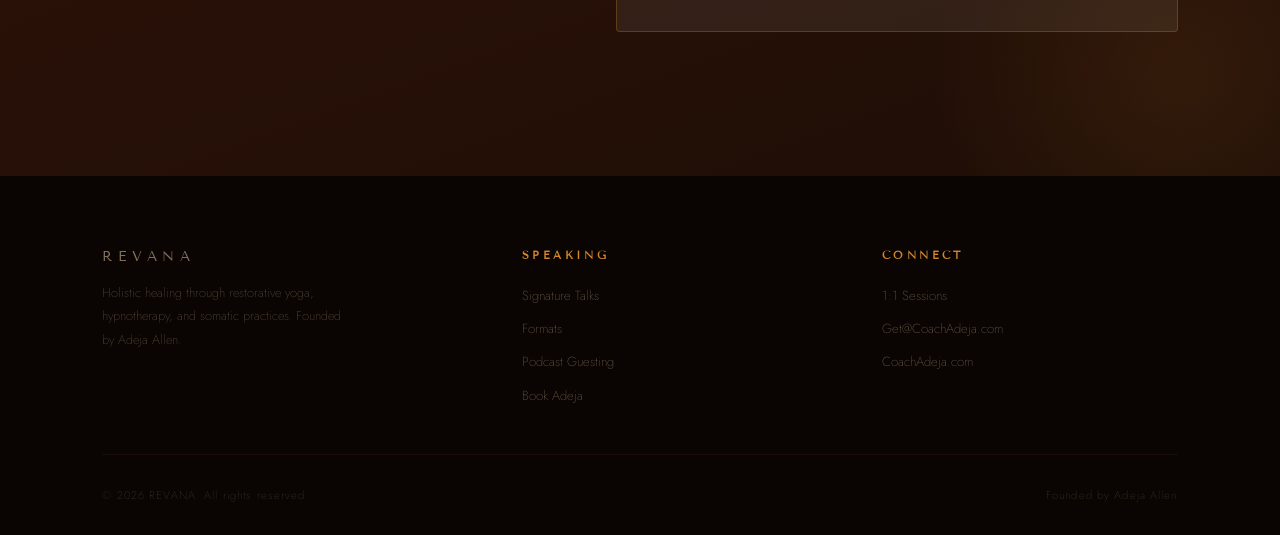
<file: speaking.html>
<!DOCTYPE html>
<html lang="en">
<head>
<meta charset="UTF-8">
<meta name="viewport" content="width=device-width, initial-scale=1.0">
<title>REVANA — Speaking & Podcasts | Book Adeja Allen</title>
<meta name="description" content="Invite Adeja Allen to your stage or show. Keynotes, workshops, panels, and podcast guesting on the nervous system, burnout, and embodied high performance.">
<meta property="og:type" content="website">
<meta property="og:site_name" content="REVANA">
<meta property="og:title" content="REVANA — Speaking & Podcasts | Book Adeja Allen">
<meta property="og:description" content="Invite Adeja Allen to your stage or show. Keynotes, workshops, panels, and podcast guesting on the nervous system, burnout, and embodied high performance.">
<meta property="og:image" content="images/og-image.jpg">
<meta name="twitter:card" content="summary_large_image">
<meta name="twitter:title" content="REVANA — Speaking & Podcasts | Book Adeja Allen">
<meta name="twitter:description" content="Invite Adeja Allen to your stage or show. Keynotes, workshops, panels, and podcast guesting on the nervous system, burnout, and embodied high performance.">
<meta name="twitter:image" content="images/og-image.jpg">
<link rel="icon" type="image/x-icon" href="images/favicon.ico">
<link rel="preconnect" href="https://fonts.googleapis.com">
<link href="https://fonts.googleapis.com/css2?family=Cormorant+Garamond:ital,wght@0,300;0,400;0,500;0,600;1,300;1,400;1,500&family=Tenor+Sans&family=Jost:wght@200;300;400&display=swap" rel="stylesheet">
<link rel="stylesheet" href="css/styles.css">
</head>
<body class="page-speaking">

<nav>
  <a href="index.html" class="nav-logo">REVANA</a>
  <ul class="nav-links" id="navLinks">
    <li><a href="index.html#what">The Method</a></li>
    <li><a href="index.html#about">About Adeja</a></li>
    <li><a href="index.html#inquiry">1:1 Sessions</a></li>
    <li><a href="speaking.html" class="active">Speaking</a></li>
  </ul>
  <a href="#book" class="nav-cta">Invite Adeja to Speak</a>
  <button class="nav-toggle" id="navToggle" aria-label="Open menu" aria-expanded="false" aria-controls="navLinks">
    <span></span><span></span><span></span>
  </button>
</nav>

<section class="hero">
  <div class="hero-bg"></div>
  <img class="hero-photo" src="images/speaker-hero.webp" alt="Adeja Allen speaking on stage">
  <div class="hero-overlay"></div>
  <div class="hero-content">
    <p class="hero-eyebrow">For Organizations &amp; Podcasters</p>
    <h1 class="hero-title">Speaker. Podcast Guest.<br><em>Transformation Catalyst.</em></h1>
    <p class="hero-tagline">Adeja Allen brings nervous-system science, somatic practice, and a decade inside the high-pressure music industry to stages and microphones — helping audiences trade hustle for sustainable, embodied performance.</p>
    <div class="hero-actions">
      <a href="#book" class="btn-speaker">Invite Adeja to Speak</a>
      <a href="#topics" class="btn-ghost">Browse Speaking Topics</a>
    </div>
  </div>
</section>

<section class="intro" id="intro">
  <div class="reveal">
    <p class="section-label">Why Adeja</p>
    <h2>A voice for the<br><em>quietly burned out</em>.</h2>
    <p>Your audience is high-performing and exhausted at the same time. They have read the productivity books and downloaded the meditation apps — and they are still running on empty.</p>
    <p>Adeja doesn't add another thing to their to-do list. She gives them a felt experience of what regulation actually feels like, and the language to understand why it changes everything — from creativity to leadership to the bottom line.</p>
    <p><strong>The result:</strong> talks that land in the body, not just the notebook, and conversations that audiences are still quoting weeks later.</p>
  </div>
  <div class="reveal intro-stats">
    <div>
      <div class="stat-num">10+</div>
      <div class="stat-label">Years inside the music &amp; entertainment industry</div>
    </div>
    <div>
      <div class="stat-num">30+</div>
      <div class="stat-label">Countries lived in, studied in, and learned from</div>
    </div>
    <div>
      <div class="stat-num">4</div>
      <div class="stat-label">Healing modalities woven into every keynote</div>
    </div>
    <div>
      <div class="stat-num">1</div>
      <div class="stat-label">Unforgettable reset your audience won't get anywhere else</div>
    </div>
  </div>
</section>

<section class="topics" id="topics">
  <p class="section-label reveal">Signature Talks</p>
  <h2 class="reveal">What Adeja <em>Speaks On</em></h2>
  <p class="topics-intro reveal">Each talk can be delivered as a keynote, an interactive workshop, or a podcast conversation — and tailored to your audience, from boardrooms to creative collectives.</p>
  <div class="topics-grid reveal">
    <div class="topic-card">
      <div class="topic-num">01</div>
      <h3>The Nervous System &amp; High Performance</h3>
      <p>Why regulation — not hustle — is the real competitive edge, and how the body's state quietly drives every decision, pitch, and performance.</p>
    </div>
    <div class="topic-card">
      <div class="topic-num">02</div>
      <h3>From Burnout to Breakthrough</h3>
      <p>The hidden cost of living in survival mode, and the somatic path back to clarity, creativity, and sustainable ambition.</p>
    </div>
    <div class="topic-card">
      <div class="topic-num">03</div>
      <h3>Leading from Embodiment</h3>
      <p>How regulated, embodied leaders build calmer, braver, more innovative teams — and why presence outperforms pressure.</p>
    </div>
    <div class="topic-card">
      <div class="topic-num">04</div>
      <h3>The Art of the Reset</h3>
      <p>Practical breathwork and somatic tools your audience can use the moment they walk out of the room — and for the rest of their lives.</p>
    </div>
  </div>
</section>

<section class="formats" id="formats">
  <div class="formats-head reveal">
    <p class="section-label">Ways to Work Together</p>
    <h2>One message,<br><em>many formats</em>.</h2>
  </div>
  <div class="formats-grid reveal">
    <div class="format-card">
      <h3>Keynotes</h3>
      <p>20–60 minute signature talks for conferences, summits, and company all-hands — equal parts insight and felt experience.</p>
    </div>
    <div class="format-card">
      <h3>Workshops</h3>
      <p>Interactive breathwork, tapping, and somatic reset sessions for teams, leadership offsites, and wellness retreats.</p>
    </div>
    <div class="format-card">
      <h3>Panels &amp; Fireside</h3>
      <p>Candid, warm conversations on wellness, reinvention, and what high performance really costs — and protects.</p>
    </div>
    <div class="format-card">
      <h3>Podcast Guest</h3>
      <p>Generous, story-rich interviews for shows on wellness, performance, leadership, and entrepreneurship.</p>
    </div>
  </div>
</section>

<section class="bio" id="bio">
  <div class="bio-img-wrap reveal">
    <img src="images/speaker-bio.webp" alt="Adeja Allen" loading="lazy">
    <div class="bio-img-accent"></div>
  </div>
  <div class="bio-content reveal">
    <p class="section-label">The Speaker</p>
    <h2>About <em>Adeja</em></h2>
    <p class="bio-subtitle">Healer. Visionary. Former Industry Powerhouse.</p>
    <p>Before she was a speaker and healer, Adeja Allen spent over a decade behind the scenes of the music industry — booking global tours, negotiating six-figure deals, and operating at the highest levels of performance and pressure.</p>
    <p>Behind the wins, she was running on empty. So she changed everything: she left the hustle, released 60 lbs of stored stress, traveled to 30+ countries, and immersed herself in hypnotherapy, Yin yoga, nervous-system science, and somatic healing.</p>
    <p>Today she brings that rare blend of <strong>industry credibility and embodied wisdom</strong> to stages and studios — translating deep healing work into language that lands with executives, athletes, artists, and audiences of every kind.</p>
  </div>
</section>

<section class="podcast" id="podcast">
  <div class="reveal">
    <p class="section-label">On the Mic</p>
    <h2>A guest who gives your<br>audience <em>something to keep</em>.</h2>
    <p>Adeja is a natural storyteller and a generous guest — she comes prepared, holds nuance, and leaves listeners with tools, not just takeaways. Ideal for shows exploring wellness, performance, leadership, and reinvention.</p>
    <ul class="podcast-list">
      <li>Leaving a high-powered industry career to rebuild from the inside out</li>
      <li>The science of the nervous system, in plain language</li>
      <li>Why rest and stillness are strategic — not soft</li>
      <li>Practical somatic tools listeners can try mid-episode</li>
    </ul>
  </div>
  <div class="podcast-img-wrap reveal">
    <img src="images/speaker-podcast.webp" alt="Adeja Allen recording a podcast" loading="lazy">
  </div>
</section>

<section class="mediakit" id="mediakit">
  <div class="reveal">
    <h2>Everything you need to <em>say yes</em>.</h2>
    <p>Bio, headshots, signature topics, and tech requirements — packaged and ready for your team.</p>
  </div>
  <a href="mailto:Get@CoachAdeja.com?subject=Revana%20Speaker%20Media%20Kit%20Request" class="btn-speaker reveal">Request the Media Kit</a>
</section>

<section class="book" id="book">
  <div class="book-inner">
    <div class="book-left reveal">
      <p class="section-label">Book Adeja</p>
      <h2>Bring this work to your <em>stage or show</em>.</h2>
      <p>Tell us about your event or podcast and Adeja's team will respond personally with availability, fit, and next steps.</p>
      <div class="book-details">
        <div class="book-detail-item">Keynotes, workshops, panels &amp; podcasts</div>
        <div class="book-detail-item">Virtual and in-person worldwide</div>
        <div class="book-detail-item">Talks tailored to your audience</div>
        <div class="book-detail-item">Personal response within 48 hours</div>
      </div>
      <p class="switch-note">Looking for a private 1:1 healing session instead? <a href="index.html#inquiry">Book a consultation here.</a></p>
    </div>
    <div class="form-wrapper reveal">
      <form id="bookingForm" action="https://formspree.io/f/xbdqzyae" method="POST">
        <input type="hidden" name="_subject" value="Speaking &amp; Podcast Booking Request">
        <input type="hidden" name="inquiry_type" value="Speaking / Podcast Engagement">
        <div class="form-row">
          <div class="form-group">
            <label for="contact_name">Your Name</label>
            <input type="text" id="contact_name" name="contact_name" placeholder="First and last name" required>
          </div>
          <div class="form-group">
            <label for="organization">Organization / Podcast</label>
            <input type="text" id="organization" name="organization" placeholder="Company or show name" required>
          </div>
        </div>
        <div class="form-row">
          <div class="form-group">
            <label for="email">Email Address</label>
            <input type="email" id="email" name="email" placeholder="your@email.com" required>
          </div>
          <div class="form-group">
            <label for="phone">Phone Number</label>
            <input type="tel" id="phone" name="phone" placeholder="+1 (000) 000-0000">
          </div>
        </div>
        <div class="form-group" aria-hidden="true" style="position:absolute;left:-9999px;width:1px;height:1px;overflow:hidden;">
          <label for="company_website">Company Website</label>
          <input type="text" id="company_website" name="_gotcha" tabindex="-1" autocomplete="off">
        </div>
        <div class="form-row">
          <div class="form-group">
            <label for="engagement_type">Engagement Type</label>
            <select id="engagement_type" name="engagement_type" required>
              <option value="" disabled selected>Select a format</option>
              <option>Keynote</option>
              <option>Workshop / Experience</option>
              <option>Panel / Fireside Chat</option>
              <option>Podcast Guest</option>
              <option>Other / Not sure yet</option>
            </select>
          </div>
          <div class="form-group">
            <label for="event_date">Event / Recording Date</label>
            <input type="text" id="event_date" name="event_date" placeholder="Date or timeframe">
          </div>
        </div>
        <div class="form-group">
          <label for="audience">Audience Size or Reach</label>
          <input type="text" id="audience" name="audience" placeholder="e.g. 300 attendees, 50k downloads/episode">
        </div>
        <div class="form-group">
          <label for="message">Tell us about your event or show</label>
          <textarea id="message" name="message" placeholder="Theme, audience, what you're hoping Adeja can bring..."></textarea>
        </div>
        <button type="submit" class="form-submit">Send Booking Request</button>
        <p class="form-note">Your information is held in the strictest confidence.</p>
      </form>
      <div class="form-success" id="formSuccess">
        Thank you for the invitation.<br>Adeja's team will be in touch personally. ✦
      </div>
    </div>
  </div>
</section>

<footer>
  <div class="footer-top">
    <div class="footer-brand">
      <a href="index.html" class="footer-logo">REVANA</a>
      <p>Holistic healing through restorative yoga, hypnotherapy, and somatic practices. Founded by Adeja Allen.</p>
    </div>
    <div class="footer-col">
      <h4>Speaking</h4>
      <ul>
        <li><a href="#topics">Signature Talks</a></li>
        <li><a href="#formats">Formats</a></li>
        <li><a href="#podcast">Podcast Guesting</a></li>
        <li><a href="#book">Book Adeja</a></li>
      </ul>
    </div>
    <div class="footer-col">
      <h4>Connect</h4>
      <ul>
        <li><a href="index.html#inquiry">1:1 Sessions</a></li>
        <li><a href="mailto:Get@CoachAdeja.com">Get@CoachAdeja.com</a></li>
        <li><a href="https://www.CoachAdeja.com" target="_blank">CoachAdeja.com</a></li>
      </ul>
    </div>
  </div>
  <div class="footer-bottom">
    <p>© 2026 REVANA. All rights reserved.</p>
    <p>Founded by Adeja Allen</p>
  </div>
</footer>

<script src="js/main.js" defer></script>
</body>
</html>
</file>
<file: css/styles.css>
/* =================================================================
   Revana shared stylesheet
   - Home rules apply by default.
   - Speaking page sets <body class="page-speaking">; rules below
     prefixed with `.page-speaking` override the defaults there.
================================================================= */

:root {
    --terracotta: #C4623A;
    --terracotta-deep: #9E4425;
    --amber-deep: #B06E1E;
    --amber: #D4862A;
    --amber-light: #E8A84A;
    --gold: #C9A84C;
    --gold-light: #E8CC80;
    --sage: #8A9E82;
    --sage-pale: #E8EEE4;
    --sand: #D4B896;
    --sand-light: #EDD9C0;
    --cream: #F7F0E6;
    --cream-deep: #EDE3D5;
    --warm-white: #FAF6F0;
    --brown-dark: #1E0E06;
    --brown-mid: #3A2010;
    --brown-soft: #7A5C3E;
    --text-dark: #1E1208;
    --text-mid: #4A3525;
    --text-light: #8A7060;
  }
* { margin: 0; padding: 0; box-sizing: border-box; }
html { scroll-behavior: smooth; }
body {
    font-family: 'Jost', sans-serif;
    background: var(--warm-white);
    color: var(--text-dark);
    overflow-x: hidden;
  }
nav {
    position: fixed;
    top: 0; left: 0; right: 0;
    z-index: 100;
    padding: 1rem 3rem;
    display: flex;
    justify-content: space-between;
    align-items: center;
    background: rgba(250,246,240,0.93);
    backdrop-filter: blur(14px);
    border-bottom: 1px solid rgba(196,98,58,0.1);
  }
.nav-logo {
    font-family: 'Tenor Sans', sans-serif;
    font-size: 1rem;
    letter-spacing: 0.4em;
    color: var(--brown-dark);
    text-decoration: none;
  }
.nav-links {
    display: flex;
    gap: 2.5rem;
    list-style: none;
  }
.nav-links a {
    font-family: 'Jost', sans-serif;
    font-weight: 300;
    font-size: 0.75rem;
    letter-spacing: 0.18em;
    text-transform: uppercase;
    color: var(--text-mid);
    text-decoration: none;
    transition: color 0.2s;
  }
.nav-links a:hover { color: var(--terracotta); }
.nav-cta {
    font-family: 'Jost', sans-serif;
    font-weight: 300;
    font-size: 0.7rem;
    letter-spacing: 0.22em;
    text-transform: uppercase;
    color: var(--warm-white);
    background: var(--terracotta);
    padding: 0.7rem 1.7rem;
    text-decoration: none;
    white-space: nowrap;
    border-radius: 6px;
    transition: background 0.25s;
  }
.nav-cta:hover { background: var(--terracotta-deep); }
.nav-toggle {
    display: none;
    flex-direction: column;
    justify-content: center;
    gap: 5px;
    width: 30px; height: 30px;
    padding: 0;
    background: none;
    border: none;
    cursor: pointer;
  }
.nav-toggle span {
    display: block;
    width: 22px; height: 2px;
    background: var(--brown-dark);
    transition: transform 0.3s, opacity 0.2s;
  }
.nav-toggle[aria-expanded="true"] span:nth-child(1) { transform: translateY(7px) rotate(45deg); }
.nav-toggle[aria-expanded="true"] span:nth-child(2) { opacity: 0; }
.nav-toggle[aria-expanded="true"] span:nth-child(3) { transform: translateY(-7px) rotate(-45deg); }
.hero {
    height: 100vh;
    min-height: 700px;
    position: relative;
    display: flex;
    align-items: center;
    overflow: hidden;
  }
.hero-bg {
    position: absolute;
    inset: 0;
    background: linear-gradient(
      160deg,
      #0D0502 0%,
      #3A1205 18%,
      #7A2E10 35%,
      #C4623A 52%,
      #D4862A 65%,
      #E8A84A 78%,
      #F0C870 90%,
      #F5DFA0 100%
    );
  }
.hero-photo {
    position: absolute;
    right: 0; bottom: 0;
    height: 95%; width: 52%;
    object-fit: cover;
    object-position: center top;
    -webkit-mask-image: linear-gradient(to left, rgba(0,0,0,0.9) 40%, rgba(0,0,0,0) 100%);
    mask-image: linear-gradient(to left, rgba(0,0,0,0.9) 40%, rgba(0,0,0,0) 100%);
    mix-blend-mode: luminosity;
    opacity: 0.55;
  }
.hero-overlay {
    position: absolute;
    inset: 0;
    background: linear-gradient(to right, rgba(13,5,2,0.72) 0%, rgba(13,5,2,0.28) 50%, rgba(13,5,2,0.04) 100%);
  }
.hero-grain {
    position: absolute;
    inset: 0;
    opacity: 0.32;
    mix-blend-mode: overlay;
    pointer-events: none;
    background-image: url("data:image/svg+xml,%3Csvg viewBox='0 0 200 200' xmlns='http://www.w3.org/2000/svg'%3E%3Cfilter id='n'%3E%3CfeTurbulence type='fractalNoise' baseFrequency='0.85' numOctaves='4' stitchTiles='stitch'/%3E%3C/filter%3E%3Crect width='100%25' height='100%25' filter='url(%23n)' opacity='0.5'/%3E%3C/svg%3E");
  }
.hero-content {
    position: relative;
    z-index: 2;
    padding: 0 8vw;
    max-width: 680px;
    animation: fadeUp 1.2s ease forwards;
  }
.hero-eyebrow {
    font-family: 'Jost', sans-serif;
    font-weight: 200;
    font-size: 0.7rem;
    letter-spacing: 0.45em;
    text-transform: uppercase;
    color: var(--gold-light);
    margin-bottom: 1.5rem;
    opacity: 0.9;
  }
.hero-title {
    font-family: 'Tenor Sans', sans-serif;
    font-size: clamp(4rem, 13vw, 9rem);
    letter-spacing: 0.1em;
    color: var(--cream);
    line-height: 0.9;
    margin-bottom: 1.6rem;
  }
.hero-tagline {
    font-family: 'Cormorant Garamond', serif;
    font-weight: 300;
    font-style: italic;
    font-size: clamp(1.3rem, 3vw, 1.9rem);
    color: var(--sand-light);
    letter-spacing: 0.06em;
    margin-bottom: 3rem;
    line-height: 1.5;
  }
.hero-tagline strong {
    font-style: normal;
    font-weight: 500;
    color: var(--gold-light);
  }
.hero-btn {
    display: inline-block;
    font-family: 'Jost', sans-serif;
    font-weight: 300;
    font-size: 0.72rem;
    letter-spacing: 0.28em;
    text-transform: uppercase;
    color: var(--brown-dark);
    background: var(--sand-light);
    padding: 1.1rem 2.8rem;
    text-decoration: none;
    border-radius: 6px;
    transition: all 0.3s;
  }
.hero-btn:hover { background: var(--gold-light); }
.hero-scroll {
    position: absolute;
    bottom: 2.5rem;
    left: 8vw;
    display: flex;
    align-items: center;
    gap: 1rem;
    color: rgba(237,217,192,0.5);
    font-family: 'Jost', sans-serif;
    font-weight: 200;
    font-size: 0.62rem;
    letter-spacing: 0.3em;
    text-transform: uppercase;
    z-index: 2;
  }
.scroll-line {
    width: 40px; height: 1px;
    background: linear-gradient(to right, var(--amber-light), transparent);
    animation: scrollPulse 2s ease infinite;
  }
.section-label {
    font-family: 'Jost', sans-serif;
    font-weight: 200;
    font-size: 0.66rem;
    letter-spacing: 0.42em;
    text-transform: uppercase;
    color: var(--terracotta);
    margin-bottom: 1.2rem;
    display: flex;
    align-items: center;
    gap: 1rem;
  }
.section-label::before {
    content: '';
    display: block;
    width: 28px; height: 1px;
    background: currentColor;
  }
.what-revana {
    background: var(--cream);
    padding: 10rem 8vw;
    display: grid;
    grid-template-columns: 1fr 1fr;
    gap: 7rem;
    align-items: center;
  }
.what-revana h2 {
    font-family: 'Cormorant Garamond', serif;
    font-weight: 400;
    font-size: clamp(2.4rem, 5vw, 3.8rem);
    line-height: 1.1;
    color: var(--brown-dark);
    margin-bottom: 1.8rem;
  }
.what-revana h2 em { font-style: italic; color: var(--terracotta); }
.what-revana p {
    font-family: 'Jost', sans-serif;
    font-weight: 300;
    font-size: 0.97rem;
    line-height: 1.95;
    color: var(--text-mid);
    margin-bottom: 1.2rem;
  }
.what-revana p strong { color: var(--brown-dark); font-weight: 400; }
.modality-visual { position: relative; }
.modality-stack {
    display: flex;
    flex-direction: column;
    position: relative;
    padding: 1rem 0;
  }
.modality-stack::before {
    content: '';
    position: absolute;
    left: 2.2rem;
    top: 3rem; bottom: 3rem;
    width: 1px;
    background: linear-gradient(to bottom, transparent, var(--terracotta) 15%, var(--amber) 50%, var(--gold) 85%, transparent);
  }
.modality-item {
    display: flex;
    align-items: center;
    gap: 1.8rem;
    padding: 1.2rem 0;
    position: relative;
  }
.modality-dot {
    width: 4.4rem; height: 4.4rem;
    border-radius: 50%;
    flex-shrink: 0;
    position: relative;
    z-index: 1;
    transition: transform 0.3s;
  }
.modality-dot::after {
    content: '';
    position: absolute;
    inset: 6px;
    border-radius: 50%;
    border: 1px solid rgba(255,255,255,0.25);
  }
.modality-item:hover .modality-dot { transform: scale(1.1); }
.modality-dot-1 { background: radial-gradient(circle at 38% 38%, #E8A84A, #7A2E10); }
.modality-dot-2 { background: radial-gradient(circle at 38% 38%, #C4623A, #6E2010); }
.modality-dot-3 { background: radial-gradient(circle at 38% 38%, #9AB08A, #3A5E32); }
.modality-dot-4 { background: radial-gradient(circle at 38% 38%, #D4A84C, #7A5A10); }
.modality-dot-5 { background: radial-gradient(circle at 38% 38%, #C87A58, #6E2A14); }
.modality-num {
    font-family: 'Jost', sans-serif;
    font-weight: 200;
    font-size: 0.6rem;
    letter-spacing: 0.3em;
    text-transform: uppercase;
    color: var(--amber);
    margin-bottom: 0.2rem;
  }
.modality-name {
    font-family: 'Cormorant Garamond', serif;
    font-weight: 500;
    font-size: 1.55rem;
    color: var(--brown-dark);
    line-height: 1.1;
  }
.modality-desc {
    font-family: 'Jost', sans-serif;
    font-weight: 300;
    font-size: 0.76rem;
    color: var(--text-light);
    margin-top: 0.15rem;
    letter-spacing: 0.04em;
  }
.why-works {
    background: linear-gradient(160deg, #1E0E06 0%, #3A1A08 40%, #5A2E14 70%, #3A1A08 100%);
    padding: 10rem 8vw;
    position: relative;
    overflow: hidden;
  }
.why-works::after {
    content: '';
    position: absolute;
    top: -200px; right: -200px;
    width: 600px; height: 600px;
    border-radius: 50%;
    background: radial-gradient(circle, rgba(196,98,58,0.1) 0%, transparent 70%);
    pointer-events: none;
  }
.why-works .section-label { color: var(--amber-light); }
.why-works .section-label::before { background: var(--amber-light); }
.why-works h2 {
    font-family: 'Cormorant Garamond', serif;
    font-weight: 400;
    font-size: clamp(2.4rem, 5vw, 3.8rem);
    color: var(--cream);
    margin-bottom: 1rem;
    max-width: 600px;
  }
.why-works h2 em { color: var(--amber-light); font-style: italic; }
.why-intro {
    font-family: 'Jost', sans-serif;
    font-weight: 300;
    color: var(--sand);
    font-size: 1rem;
    line-height: 1.85;
    max-width: 560px;
    margin-bottom: 4.5rem;
  }
.why-grid {
    display: grid;
    grid-template-columns: repeat(2, 1fr);
    gap: 1px;
    background: rgba(196,98,58,0.12);
    border: 1px solid rgba(196,98,58,0.12);
  }
.why-item {
    background: rgba(20,8,2,0.85);
    padding: 3rem;
    transition: background 0.3s;
    position: relative;
    overflow: hidden;
  }
.why-item::before {
    content: '';
    position: absolute;
    top: 0; left: 0;
    width: 2px; height: 0;
    background: linear-gradient(to bottom, var(--terracotta), var(--amber));
    transition: height 0.4s ease;
  }
.why-item:hover::before { height: 100%; }
.why-item:hover { background: rgba(196,98,58,0.06); }
.why-item-num {
    font-family: 'Cormorant Garamond', serif;
    font-size: 3.2rem;
    color: rgba(196,98,58,0.2);
    line-height: 1;
    margin-bottom: 1rem;
  }
.why-item h3 {
    font-family: 'Tenor Sans', sans-serif;
    font-size: 0.82rem;
    letter-spacing: 0.22em;
    text-transform: uppercase;
    color: var(--cream);
    margin-bottom: 0.9rem;
  }
.why-item p {
    font-family: 'Jost', sans-serif;
    font-weight: 300;
    font-size: 0.88rem;
    line-height: 1.85;
    color: var(--sand);
  }
.who-for {
    background: var(--sage-pale);
    padding: 10rem 8vw;
  }
.who-for .section-label { color: var(--sage); }
.who-for .section-label::before { background: var(--sage); }
.who-for h2 {
    font-family: 'Cormorant Garamond', serif;
    font-weight: 400;
    font-size: clamp(2.4rem, 5vw, 3.8rem);
    color: var(--brown-dark);
    margin-bottom: 0.8rem;
  }
.who-for h2 em { font-style: italic; color: var(--terracotta); }
.who-intro {
    font-family: 'Cormorant Garamond', serif;
    font-style: italic;
    font-size: 1.2rem;
    color: var(--brown-soft);
    margin-bottom: 4rem;
    max-width: 560px;
    line-height: 1.65;
  }
.who-grid {
    display: grid;
    grid-template-columns: repeat(2, 1fr);
    gap: 1.5rem;
  }
.who-card {
    background: var(--warm-white);
    padding: 2.8rem;
    border-left: 2px solid var(--sage);
    transition: transform 0.3s, box-shadow 0.3s;
  }
.who-card:hover {
    transform: translateY(-4px);
    box-shadow: 0 16px 48px rgba(44,26,14,0.07);
  }
.who-card h3 {
    font-family: 'Tenor Sans', sans-serif;
    font-size: 0.8rem;
    letter-spacing: 0.22em;
    text-transform: uppercase;
    color: var(--sage);
    margin-bottom: 0.9rem;
  }
.who-card p {
    font-family: 'Jost', sans-serif;
    font-weight: 300;
    font-size: 0.92rem;
    line-height: 1.9;
    color: var(--text-mid);
  }
.process {
    background: var(--warm-white);
    padding: 10rem 8vw;
  }
.process-header {
    display: grid;
    grid-template-columns: 1fr 1fr;
    gap: 4rem;
    margin-bottom: 6rem;
    align-items: end;
  }
.process-header h2 {
    font-family: 'Cormorant Garamond', serif;
    font-weight: 400;
    font-size: clamp(2.4rem, 5vw, 3.8rem);
    color: var(--brown-dark);
    line-height: 1.05;
  }
.process-header h2 em { font-style: italic; color: var(--terracotta); }
.process-sub {
    font-family: 'Cormorant Garamond', serif;
    font-style: italic;
    font-size: 1.3rem;
    color: var(--amber);
    margin-top: 0.5rem;
  }
.process-intro {
    font-family: 'Jost', sans-serif;
    font-weight: 300;
    font-size: 0.95rem;
    line-height: 1.95;
    color: var(--text-mid);
  }
.process-steps { display: flex; flex-direction: column; }
.process-step {
    display: grid;
    grid-template-columns: 4.5rem 1fr;
    gap: 3rem;
    padding: 3.5rem 0;
    border-bottom: 1px solid var(--cream-deep);
    align-items: start;
  }
.process-step:last-child { border-bottom: none; }
.step-num {
    font-family: 'Cormorant Garamond', serif;
    font-style: italic;
    font-size: 2.8rem;
    color: var(--terracotta);
    opacity: 0.38;
    line-height: 1;
    padding-top: 0.2rem;
  }
.step-content h3 {
    font-family: 'Tenor Sans', sans-serif;
    font-size: 0.82rem;
    letter-spacing: 0.22em;
    text-transform: uppercase;
    color: var(--brown-dark);
    margin-bottom: 0.8rem;
  }
.step-content p {
    font-family: 'Jost', sans-serif;
    font-weight: 300;
    font-size: 0.93rem;
    line-height: 1.95;
    color: var(--text-mid);
  }
.yoga-break {
    height: 65vh;
    min-height: 400px;
    position: relative;
    overflow: hidden;
    display: flex;
    align-items: center;
    justify-content: center;
  }
.yoga-break img {
    position: absolute;
    inset: 0;
    width: 100%; height: 100%;
    object-fit: cover;
    object-position: center 25%;
  }
.yoga-break-overlay {
    position: absolute;
    inset: 0;
    background: linear-gradient(to bottom, rgba(30,14,6,0.52) 0%, rgba(30,14,6,0.18) 40%, rgba(30,14,6,0.52) 100%);
  }
.yoga-break-text {
    position: relative;
    z-index: 2;
    text-align: center;
    padding: 0 6rem;
    max-width: 900px;
  }
.yoga-break-text p {
    font-family: 'Cormorant Garamond', serif;
    font-style: italic;
    font-size: clamp(1.6rem, 4vw, 2.8rem);
    color: var(--cream);
    line-height: 1.45;
    text-shadow: 0 2px 24px rgba(0,0,0,0.3);
  }
.yoga-break-text cite {
    display: block;
    font-family: 'Jost', sans-serif;
    font-weight: 200;
    font-size: 0.7rem;
    letter-spacing: 0.3em;
    text-transform: uppercase;
    color: var(--gold-light);
    margin-top: 1.5rem;
    font-style: normal;
  }
.testimonials {
    background: var(--cream-deep);
    padding: 10rem 8vw;
    position: relative;
    overflow: hidden;
  }
.testimonials::before {
    content: '\201C';
    position: absolute;
    top: -3rem; left: 3vw;
    font-family: 'Cormorant Garamond', serif;
    font-size: 28rem;
    color: rgba(196,98,58,0.055);
    line-height: 1;
    pointer-events: none;
  }
.testimonials h2 {
    font-family: 'Cormorant Garamond', serif;
    font-weight: 400;
    font-size: clamp(2.2rem, 4.5vw, 3.4rem);
    color: var(--brown-dark);
    margin-bottom: 4rem;
  }
.testimonials h2 em { font-style: italic; color: var(--terracotta); }
.testimonials-grid {
    display: grid;
    grid-template-columns: repeat(3, 1fr);
    gap: 2rem;
  }
.testimonial-card {
    background: var(--warm-white);
    padding: 2.8rem;
    border-bottom: 2px solid var(--terracotta);
    transition: transform 0.3s, box-shadow 0.3s;
  }
.testimonial-card:hover {
    transform: translateY(-4px);
    box-shadow: 0 16px 48px rgba(44,26,14,0.07);
  }
.testimonial-stars { display: flex; gap: 3px; margin-bottom: 1.4rem; }
.star {
    width: 10px; height: 10px;
    background: var(--gold);
    clip-path: polygon(50% 0%, 61% 35%, 98% 35%, 68% 57%, 79% 91%, 50% 70%, 21% 91%, 32% 57%, 2% 35%, 39% 35%);
  }
.testimonial-text {
    font-family: 'Cormorant Garamond', serif;
    font-style: italic;
    font-size: 1.05rem;
    line-height: 1.75;
    color: var(--text-mid);
    margin-bottom: 1.8rem;
  }
.testimonial-author {
    font-family: 'Tenor Sans', sans-serif;
    font-size: 0.72rem;
    letter-spacing: 0.22em;
    text-transform: uppercase;
    color: var(--brown-dark);
  }
.testimonial-role {
    font-family: 'Jost', sans-serif;
    font-weight: 200;
    font-size: 0.7rem;
    color: var(--text-light);
    margin-top: 0.25rem;
  }
.about {
    background: var(--cream);
    padding: 10rem 8vw;
    display: grid;
    grid-template-columns: minmax(0, 1fr) minmax(0, 1fr);
    gap: 7rem;
    align-items: center;
  }
.about-img-wrap { position: relative; min-width: 0; }
.about-img-wrap img {
    width: 100%; height: 580px;
    object-fit: cover;
    object-position: center 28%;
    display: block;
  }
.about-img-accent {
    position: absolute;
    bottom: -1.8rem; right: -1.8rem;
    width: 110px; height: 110px;
    border: 1px solid var(--terracotta);
    z-index: -1;
  }
.about-content h2 {
    font-family: 'Cormorant Garamond', serif;
    font-weight: 400;
    font-size: clamp(2rem, 4vw, 3rem);
    color: var(--brown-dark);
    margin-bottom: 0.5rem;
  }
.about-content h2 em { font-style: italic; color: var(--terracotta); }
.about-subtitle {
    font-family: 'Cormorant Garamond', serif;
    font-style: italic;
    font-size: 1.05rem;
    color: var(--terracotta-deep);
    margin-bottom: 2rem;
  }
.about-content p {
    font-family: 'Jost', sans-serif;
    font-weight: 300;
    font-size: 0.93rem;
    line-height: 1.98;
    color: var(--text-mid);
    margin-bottom: 1rem;
  }
.about-content p strong { color: var(--brown-dark); font-weight: 400; }
.about-quote {
    margin-top: 2.2rem;
    padding-left: 1.5rem;
    border-left: 2px solid var(--terracotta);
  }
.about-quote blockquote {
    font-family: 'Cormorant Garamond', serif;
    font-style: italic;
    font-size: 1.1rem;
    color: var(--brown-mid);
    line-height: 1.65;
  }
.about-quote cite {
    font-family: 'Jost', sans-serif;
    font-weight: 200;
    font-size: 0.7rem;
    letter-spacing: 0.25em;
    text-transform: uppercase;
    color: var(--terracotta);
    font-style: normal;
    margin-top: 0.6rem;
    display: block;
  }
.inquiry {
    background: linear-gradient(160deg, #1E0E06 0%, #2E1208 40%, #1E0E06 100%);
    padding: 10rem 8vw;
    position: relative;
    overflow: hidden;
  }
.inquiry::after {
    content: '';
    position: absolute;
    bottom: -150px; right: -150px;
    width: 500px; height: 500px;
    border-radius: 50%;
    background: radial-gradient(circle, rgba(196,98,58,0.08) 0%, transparent 70%);
    pointer-events: none;
  }
.inquiry-inner {
    display: grid;
    grid-template-columns: 1fr 1.4fr;
    gap: 7rem;
    align-items: start;
  }
.inquiry-left .section-label { color: var(--amber-light); }
.inquiry-left .section-label::before { background: var(--amber-light); }
.inquiry-left h2 {
    font-family: 'Cormorant Garamond', serif;
    font-weight: 400;
    font-size: clamp(2.2rem, 4.5vw, 3.4rem);
    color: var(--cream);
    line-height: 1.1;
    margin-bottom: 1.5rem;
  }
.inquiry-left h2 em { font-style: italic; color: var(--amber-light); }
.inquiry-left > p {
    font-family: 'Jost', sans-serif;
    font-weight: 300;
    font-size: 0.93rem;
    line-height: 1.95;
    color: var(--sand);
    margin-bottom: 2.8rem;
  }
.inquiry-details { display: flex; flex-direction: column; gap: 1rem; }
.inquiry-detail-item {
    display: flex;
    align-items: center;
    gap: 1rem;
    font-family: 'Jost', sans-serif;
    font-weight: 200;
    font-size: 0.8rem;
    color: var(--sand);
  }
.inquiry-detail-item::before {
    content: '';
    width: 18px; height: 1px;
    background: var(--amber);
    flex-shrink: 0;
  }
.form-wrapper {
    background: rgba(250,246,240,0.07);
    border: 1px solid rgba(196,98,58,0.26);
    padding: 3.5rem;
  }
.form-row { display: grid; grid-template-columns: 1fr 1fr; gap: 1.5rem; }
.form-group { margin-bottom: 1.8rem; }
.form-group label {
    display: block;
    font-family: 'Jost', sans-serif;
    font-weight: 400;
    font-size: 0.66rem;
    letter-spacing: 0.26em;
    text-transform: uppercase;
    color: var(--amber-light);
    margin-bottom: 0.7rem;
  }
.form-group input,
  .form-group select,
  .form-group textarea {
    width: 100%;
    background: transparent;
    border: none;
    border-bottom: 1px solid rgba(232,168,74,0.5);
    padding: 0.8rem 0;
    color: var(--warm-white);
    font-family: 'Jost', sans-serif;
    font-weight: 300;
    font-size: 0.95rem;
    outline: none;
    transition: border-color 0.25s;
    -webkit-appearance: none;
    border-radius: 0;
  }
.form-group select option { background: #1E0E06; color: var(--cream); }
.form-group input:focus,
  .form-group select:focus,
  .form-group textarea:focus { border-bottom-color: var(--amber-light); }
.form-group input::placeholder,
  .form-group textarea::placeholder { color: rgba(237,217,192,0.55); }
.form-group textarea { resize: none; height: 90px; }
.form-submit {
    width: 100%;
    background: var(--terracotta);
    color: var(--cream);
    border: none;
    padding: 1.15rem 2rem;
    font-family: 'Tenor Sans', sans-serif;
    font-size: 0.78rem;
    letter-spacing: 0.28em;
    text-transform: uppercase;
    cursor: pointer;
    border-radius: 6px;
    transition: background 0.25s;
    margin-top: 0.5rem;
  }
.form-submit:hover { background: var(--terracotta-deep); }
.form-note {
    font-family: 'Jost', sans-serif;
    font-weight: 300;
    font-size: 0.7rem;
    color: rgba(237,217,192,0.6);
    text-align: center;
    margin-top: 1rem;
  }
.form-success {
    display: none;
    text-align: center;
    padding: 3.5rem 2rem;
    font-family: 'Cormorant Garamond', serif;
    font-style: italic;
    font-size: 1.4rem;
    color: var(--amber-light);
    line-height: 1.7;
  }
footer { background: #0A0402; padding: 4.5rem 8vw 2rem; }
.footer-top {
    display: grid;
    grid-template-columns: 1.2fr 1fr 1fr;
    gap: 4rem;
    padding-bottom: 3rem;
    border-bottom: 1px solid rgba(196,98,58,0.08);
    margin-bottom: 2rem;
  }
.footer-logo {
    font-family: 'Tenor Sans', sans-serif;
    font-size: 0.9rem;
    letter-spacing: 0.4em;
    color: rgba(212,184,150,0.6);
    text-decoration: none;
    display: block;
    margin-bottom: 1rem;
  }
.footer-brand p {
    font-family: 'Jost', sans-serif;
    font-weight: 200;
    font-size: 0.8rem;
    line-height: 1.85;
    color: rgba(212,184,150,0.4);
    max-width: 240px;
  }
.footer-col h4 {
    font-family: 'Tenor Sans', sans-serif;
    font-size: 0.68rem;
    letter-spacing: 0.32em;
    text-transform: uppercase;
    color: var(--amber);
    margin-bottom: 1.3rem;
  }
.footer-col ul { list-style: none; display: flex; flex-direction: column; gap: 0.65rem; }
.footer-col ul a {
    font-family: 'Jost', sans-serif;
    font-weight: 200;
    font-size: 0.82rem;
    color: rgba(212,184,150,0.5);
    text-decoration: none;
    transition: color 0.2s;
  }
.footer-col ul a:hover { color: var(--sand-light); }
.footer-bottom {
    display: flex;
    justify-content: space-between;
    align-items: center;
  }
.footer-bottom p {
    font-family: 'Jost', sans-serif;
    font-weight: 200;
    font-size: 0.7rem;
    color: rgba(212,184,150,0.28);
    letter-spacing: 0.1em;
  }
.reveal {
    opacity: 0;
    transform: translateY(22px);
    transition: opacity 0.85s ease, transform 0.85s ease;
  }
.reveal.visible { opacity: 1; transform: translateY(0); }
@keyframes fadeUp {
    from { opacity: 0; transform: translateY(28px); }
    to { opacity: 1; transform: translateY(0); }
  }
@keyframes scrollPulse {
    0%, 100% { opacity: 0.4; width: 40px; }
    50% { opacity: 1; width: 60px; }
  }
@media (prefers-reduced-motion: reduce) {
    html { scroll-behavior: auto; }
    *, *::before, *::after {
      animation-duration: 0.001ms !important;
      animation-iteration-count: 1 !important;
      transition-duration: 0.001ms !important;
    }
    .reveal { opacity: 1; transform: none; }
  }
@media (max-width: 768px) {
    nav { padding: 1rem 1.5rem; }
    .nav-toggle { display: flex; }
    .nav-links {
      display: none;
      position: absolute;
      top: 100%; left: 0; right: 0;
      flex-direction: column;
      gap: 0;
      padding: 1rem 1.5rem 1.5rem;
      background: rgba(250,246,240,0.98);
      backdrop-filter: blur(14px);
      border-bottom: 1px solid rgba(196,98,58,0.1);
    }
    .nav-links.open { display: flex; }
    .nav-links li { padding: 0.6rem 0; }
    .nav-cta {
      margin-left: auto;
      margin-right: 0.85rem;
      font-size: 0.58rem;
      letter-spacing: 0.1em;
      padding: 0.55rem 1rem;
    }
    .hero-photo { display: none; }
    .hero-content { padding: 0 1.5rem; }
    .what-revana, .about, .inquiry-inner { grid-template-columns: 1fr; gap: 3rem; }
    .what-revana, .who-for, .why-works, .process, .testimonials, .about, .inquiry { padding: 5rem 1.5rem; }
    .why-grid, .who-grid, .testimonials-grid { grid-template-columns: 1fr; }
    .form-row { grid-template-columns: 1fr; }
    .process-header { grid-template-columns: 1fr; gap: 2rem; }
    .about-img-wrap img { height: auto; object-position: center; }
    .yoga-break { height: 42vh; min-height: 300px; }
    .yoga-break-text { padding: 0 2rem; }
    .footer-top { grid-template-columns: 1fr; gap: 2rem; }
    .footer-bottom { flex-direction: column; gap: 0.5rem; text-align: center; }
  }
.experience {
    background: var(--cream);
    padding: 5rem 0;
  }
.experience .section-label {
    padding: 0 8vw 2.5rem;
  }
.experience-strip {
    display: flex;
    overflow-x: auto;
    gap: 1rem;
    padding: 0 8vw;
    scroll-snap-type: x mandatory;
    -webkit-overflow-scrolling: touch;
    scrollbar-width: none;
  }
.experience-strip::-webkit-scrollbar { display: none; }
.experience-strip img {
    flex-shrink: 0;
    width: 340px;
    height: 480px;
    object-fit: cover;
    object-position: center top;
    scroll-snap-align: start;
    display: block;
  }
@media (max-width: 768px) {
    .experience-strip img {
      width: 280px;
      height: 380px;
    }
  }

/* ---------- Speaking page additions & overrides ---------- */

.page-speaking nav {
    position: fixed;
    top: 0; left: 0; right: 0;
    z-index: 100;
    padding: 1rem 3rem;
    display: flex;
    justify-content: space-between;
    align-items: center;
    background: rgba(250,246,240,0.93);
    backdrop-filter: blur(14px);
    border-bottom: 1px solid rgba(196,98,58,0.1);
  }
.page-speaking .nav-logo {
    font-family: 'Tenor Sans', sans-serif;
    font-size: 1rem;
    letter-spacing: 0.4em;
    color: var(--brown-dark);
    text-decoration: none;
  }
.page-speaking .nav-links {
    display: flex;
    gap: 2.5rem;
    list-style: none;
  }
.page-speaking .nav-links a {
    font-family: 'Jost', sans-serif;
    font-weight: 300;
    font-size: 0.75rem;
    letter-spacing: 0.18em;
    text-transform: uppercase;
    color: var(--text-mid);
    text-decoration: none;
    transition: color 0.2s;
  }
.page-speaking .nav-links a:hover { color: var(--amber-deep); }
.page-speaking .nav-links a.active { color: var(--amber-deep); }
.page-speaking .nav-links a.active::after {
    content: '';
    display: block;
    height: 1px;
    background: var(--amber);
    margin-top: 4px;
  }
.page-speaking .nav-cta {
    font-family: 'Jost', sans-serif;
    font-weight: 400;
    font-size: 0.7rem;
    letter-spacing: 0.22em;
    text-transform: uppercase;
    color: var(--brown-dark);
    background: linear-gradient(135deg, var(--amber-light) 0%, var(--gold) 100%);
    padding: 0.7rem 1.7rem;
    text-decoration: none;
    white-space: nowrap;
    border-radius: 6px;
    transition: filter 0.25s;
  }
.page-speaking .nav-cta:hover { filter: brightness(0.93); }
.page-speaking .nav-toggle {
    display: none;
    flex-direction: column;
    justify-content: center;
    gap: 5px;
    width: 30px; height: 30px;
    padding: 0;
    background: none;
    border: none;
    cursor: pointer;
  }
.page-speaking .nav-toggle span {
    display: block;
    width: 22px; height: 2px;
    background: var(--brown-dark);
    transition: transform 0.3s, opacity 0.2s;
  }
.page-speaking .nav-toggle[aria-expanded="true"] span:nth-child(1) { transform: translateY(7px) rotate(45deg); }
.page-speaking .nav-toggle[aria-expanded="true"] span:nth-child(2) { opacity: 0; }
.page-speaking .nav-toggle[aria-expanded="true"] span:nth-child(3) { transform: translateY(-7px) rotate(-45deg); }
.page-speaking .hero {
    height: 100vh;
    min-height: 700px;
    position: relative;
    display: flex;
    align-items: center;
    overflow: hidden;
  }
.page-speaking .hero-bg {
    position: absolute;
    inset: 0;
    background: linear-gradient(
      160deg,
      #0D0502 0%,
      #2A1408 20%,
      #5A2E12 38%,
      #9E5A22 56%,
      #D4862A 72%,
      #E8A84A 85%,
      #F0C870 100%
    );
  }
.page-speaking .hero-photo {
    position: absolute;
    right: 0; bottom: 0;
    height: 96%; width: 50%;
    object-fit: cover;
    object-position: center top;
    -webkit-mask-image: linear-gradient(to left, rgba(0,0,0,0.92) 42%, rgba(0,0,0,0) 100%);
    mask-image: linear-gradient(to left, rgba(0,0,0,0.92) 42%, rgba(0,0,0,0) 100%);
    mix-blend-mode: luminosity;
    opacity: 0.6;
  }
.page-speaking .hero-overlay {
    position: absolute;
    inset: 0;
    background: linear-gradient(to right, rgba(13,5,2,0.74) 0%, rgba(13,5,2,0.3) 52%, rgba(13,5,2,0.05) 100%);
  }
.page-speaking .hero-content {
    position: relative;
    z-index: 2;
    padding: 0 8vw;
    max-width: 760px;
    animation: fadeUp 1.2s ease forwards;
  }
.page-speaking .hero-eyebrow {
    font-family: 'Jost', sans-serif;
    font-weight: 200;
    font-size: 0.7rem;
    letter-spacing: 0.45em;
    text-transform: uppercase;
    color: var(--gold-light);
    margin-bottom: 1.6rem;
    opacity: 0.95;
  }
.page-speaking .hero-title {
    font-family: 'Cormorant Garamond', serif;
    font-weight: 400;
    font-size: clamp(2.6rem, 6.5vw, 5rem);
    letter-spacing: 0.01em;
    color: var(--cream);
    line-height: 1.02;
    margin-bottom: 1.7rem;
  }
.page-speaking .hero-title em { font-style: italic; color: var(--gold-light); }
.page-speaking .hero-tagline {
    font-family: 'Jost', sans-serif;
    font-weight: 300;
    font-size: clamp(0.95rem, 1.8vw, 1.1rem);
    color: var(--sand-light);
    letter-spacing: 0.02em;
    margin-bottom: 2.6rem;
    line-height: 1.85;
    max-width: 560px;
  }
.page-speaking .hero-actions { display: flex; align-items: center; gap: 1.8rem; flex-wrap: wrap; }
.page-speaking .btn-speaker {
    display: inline-block;
    font-family: 'Jost', sans-serif;
    font-weight: 400;
    font-size: 0.74rem;
    letter-spacing: 0.26em;
    text-transform: uppercase;
    color: var(--brown-dark);
    background: linear-gradient(135deg, var(--amber-light) 0%, var(--gold) 100%);
    padding: 1.1rem 2.6rem;
    text-decoration: none;
    border-radius: 6px;
    transition: filter 0.25s, transform 0.25s;
  }
.page-speaking .btn-speaker:hover { filter: brightness(0.94); transform: translateY(-2px); }
.page-speaking .btn-ghost {
    font-family: 'Jost', sans-serif;
    font-weight: 300;
    font-size: 0.74rem;
    letter-spacing: 0.22em;
    text-transform: uppercase;
    color: var(--sand-light);
    text-decoration: none;
    border-bottom: 1px solid rgba(232,204,128,0.5);
    padding-bottom: 4px;
    transition: color 0.2s, border-color 0.2s;
  }
.page-speaking .btn-ghost:hover { color: var(--gold-light); border-color: var(--gold-light); }
.page-speaking .section-label {
    font-family: 'Jost', sans-serif;
    font-weight: 200;
    font-size: 0.66rem;
    letter-spacing: 0.42em;
    text-transform: uppercase;
    color: var(--amber-deep);
    margin-bottom: 1.2rem;
    display: flex;
    align-items: center;
    gap: 1rem;
  }
.page-speaking .section-label::before {
    content: '';
    display: block;
    width: 28px; height: 1px;
    background: currentColor;
  }
.page-speaking .intro {
    background: var(--cream);
    padding: 9rem 8vw;
    display: grid;
    grid-template-columns: 1fr 1fr;
    gap: 7rem;
    align-items: center;
  }
.page-speaking .intro h2 {
    font-family: 'Cormorant Garamond', serif;
    font-weight: 400;
    font-size: clamp(2.2rem, 4.5vw, 3.4rem);
    line-height: 1.1;
    color: var(--brown-dark);
    margin-bottom: 1.6rem;
  }
.page-speaking .intro h2 em { font-style: italic; color: var(--amber-deep); }
.page-speaking .intro p {
    font-family: 'Jost', sans-serif;
    font-weight: 300;
    font-size: 0.97rem;
    line-height: 1.95;
    color: var(--text-mid);
    margin-bottom: 1.2rem;
  }
.page-speaking .intro p strong { color: var(--brown-dark); font-weight: 400; }
.page-speaking .intro-stats {
    display: grid;
    grid-template-columns: repeat(2, 1fr);
    gap: 2.5rem 2rem;
  }
.page-speaking .stat-num {
    font-family: 'Cormorant Garamond', serif;
    font-style: italic;
    font-size: 3rem;
    color: var(--amber-deep);
    line-height: 1;
  }
.page-speaking .stat-label {
    font-family: 'Jost', sans-serif;
    font-weight: 200;
    font-size: 0.78rem;
    letter-spacing: 0.06em;
    color: var(--text-mid);
    margin-top: 0.6rem;
    line-height: 1.6;
  }
.page-speaking .topics {
    background: var(--sage-pale);
    padding: 9rem 8vw;
  }
.page-speaking .topics .section-label { color: var(--sage); }
.page-speaking .topics .section-label::before { background: var(--sage); }
.page-speaking .topics h2 {
    font-family: 'Cormorant Garamond', serif;
    font-weight: 400;
    font-size: clamp(2.4rem, 5vw, 3.6rem);
    color: var(--brown-dark);
    margin-bottom: 0.8rem;
  }
.page-speaking .topics h2 em { font-style: italic; color: var(--amber-deep); }
.page-speaking .topics-intro {
    font-family: 'Cormorant Garamond', serif;
    font-style: italic;
    font-size: 1.2rem;
    color: var(--brown-soft);
    margin-bottom: 4rem;
    max-width: 580px;
    line-height: 1.65;
  }
.page-speaking .topics-grid {
    display: grid;
    grid-template-columns: repeat(2, 1fr);
    gap: 1.5rem;
  }
.page-speaking .topic-card {
    background: var(--warm-white);
    padding: 2.8rem;
    border-left: 2px solid var(--amber);
    transition: transform 0.3s, box-shadow 0.3s;
  }
.page-speaking .topic-card:hover {
    transform: translateY(-4px);
    box-shadow: 0 16px 48px rgba(44,26,14,0.08);
  }
.page-speaking .topic-num {
    font-family: 'Cormorant Garamond', serif;
    font-style: italic;
    font-size: 1.4rem;
    color: var(--amber);
    margin-bottom: 0.6rem;
  }
.page-speaking .topic-card h3 {
    font-family: 'Tenor Sans', sans-serif;
    font-size: 0.92rem;
    letter-spacing: 0.04em;
    color: var(--brown-dark);
    margin-bottom: 0.9rem;
    line-height: 1.4;
  }
.page-speaking .topic-card p {
    font-family: 'Jost', sans-serif;
    font-weight: 300;
    font-size: 0.92rem;
    line-height: 1.9;
    color: var(--text-mid);
  }
.page-speaking .formats {
    background: var(--warm-white);
    padding: 9rem 8vw;
  }
.page-speaking .formats-head { max-width: 640px; margin-bottom: 4.5rem; }
.page-speaking .formats h2 {
    font-family: 'Cormorant Garamond', serif;
    font-weight: 400;
    font-size: clamp(2.4rem, 5vw, 3.6rem);
    color: var(--brown-dark);
    line-height: 1.08;
  }
.page-speaking .formats h2 em { font-style: italic; color: var(--amber-deep); }
.page-speaking .formats-grid {
    display: grid;
    grid-template-columns: repeat(4, 1fr);
    gap: 1.5rem;
  }
.page-speaking .format-card {
    padding: 2.4rem 2rem;
    border-top: 2px solid var(--amber);
    background: var(--cream);
  }
.page-speaking .format-card h3 {
    font-family: 'Tenor Sans', sans-serif;
    font-size: 0.8rem;
    letter-spacing: 0.18em;
    text-transform: uppercase;
    color: var(--brown-dark);
    margin-bottom: 0.9rem;
  }
.page-speaking .format-card p {
    font-family: 'Jost', sans-serif;
    font-weight: 300;
    font-size: 0.88rem;
    line-height: 1.85;
    color: var(--text-mid);
  }
.page-speaking .bio {
    background: var(--cream);
    padding: 9rem 8vw;
    display: grid;
    grid-template-columns: minmax(0, 1fr) minmax(0, 1.1fr);
    gap: 7rem;
    align-items: center;
  }
.page-speaking .bio-img-wrap { position: relative; min-width: 0; }
.page-speaking .bio-img-wrap img {
    width: 100%; height: 600px;
    object-fit: cover;
    object-position: center top;
    display: block;
  }
.page-speaking .bio-img-accent {
    position: absolute;
    bottom: -1.8rem; left: -1.8rem;
    width: 110px; height: 110px;
    border: 1px solid var(--amber);
    z-index: 0;
  }
.page-speaking .bio-content h2 {
    font-family: 'Cormorant Garamond', serif;
    font-weight: 400;
    font-size: clamp(2rem, 4vw, 3rem);
    color: var(--brown-dark);
    margin-bottom: 0.5rem;
  }
.page-speaking .bio-content h2 em { font-style: italic; color: var(--amber-deep); }
.page-speaking .bio-subtitle {
    font-family: 'Cormorant Garamond', serif;
    font-style: italic;
    font-size: 1.05rem;
    color: var(--terracotta-deep);
    margin-bottom: 2rem;
  }
.page-speaking .bio-content p {
    font-family: 'Jost', sans-serif;
    font-weight: 300;
    font-size: 0.93rem;
    line-height: 1.98;
    color: var(--text-mid);
    margin-bottom: 1rem;
  }
.page-speaking .bio-content p strong { color: var(--brown-dark); font-weight: 400; }
.page-speaking .podcast {
    background: var(--cream-deep);
    padding: 9rem 8vw;
    display: grid;
    grid-template-columns: minmax(0, 1.1fr) minmax(0, 1fr);
    gap: 7rem;
    align-items: center;
  }
.page-speaking .podcast-img-wrap { min-width: 0; }
.page-speaking .podcast .section-label { color: var(--terracotta); }
.page-speaking .podcast .section-label::before { background: var(--terracotta); }
.page-speaking .podcast h2 {
    font-family: 'Cormorant Garamond', serif;
    font-weight: 400;
    font-size: clamp(2.2rem, 4.5vw, 3.4rem);
    color: var(--brown-dark);
    line-height: 1.1;
    margin-bottom: 1.4rem;
  }
.page-speaking .podcast h2 em { font-style: italic; color: var(--terracotta); }
.page-speaking .podcast > div > p {
    font-family: 'Jost', sans-serif;
    font-weight: 300;
    font-size: 0.95rem;
    line-height: 1.95;
    color: var(--text-mid);
    margin-bottom: 1.8rem;
  }
.page-speaking .podcast-list { list-style: none; display: flex; flex-direction: column; gap: 1rem; }
.page-speaking .podcast-list li {
    display: flex;
    align-items: flex-start;
    gap: 1rem;
    font-family: 'Jost', sans-serif;
    font-weight: 300;
    font-size: 0.9rem;
    color: var(--text-mid);
    line-height: 1.6;
  }
.page-speaking .podcast-list li::before {
    content: '';
    width: 16px; height: 1px;
    background: var(--terracotta);
    flex-shrink: 0;
    margin-top: 0.7rem;
  }
.page-speaking .podcast-img-wrap { position: relative; }
.page-speaking .podcast-img-wrap img {
    width: 100%; height: 540px;
    object-fit: cover;
    object-position: center;
    display: block;
  }
.page-speaking .mediakit {
    background: linear-gradient(135deg, #2A1408 0%, #4A2410 55%, #2A1408 100%);
    padding: 6rem 8vw;
    display: flex;
    align-items: center;
    justify-content: space-between;
    gap: 3rem;
    flex-wrap: wrap;
  }
.page-speaking .mediakit h2 {
    font-family: 'Cormorant Garamond', serif;
    font-weight: 400;
    font-size: clamp(1.9rem, 3.5vw, 2.8rem);
    color: var(--cream);
    line-height: 1.15;
  }
.page-speaking .mediakit h2 em { font-style: italic; color: var(--gold-light); }
.page-speaking .mediakit p {
    font-family: 'Jost', sans-serif;
    font-weight: 200;
    font-size: 0.9rem;
    color: var(--sand);
    margin-top: 0.8rem;
    max-width: 460px;
    line-height: 1.8;
  }
.page-speaking .book {
    background: linear-gradient(160deg, #1E0E06 0%, #2E1208 40%, #1E0E06 100%);
    padding: 9rem 8vw;
    position: relative;
    overflow: hidden;
  }
.page-speaking .book::after {
    content: '';
    position: absolute;
    bottom: -150px; right: -150px;
    width: 500px; height: 500px;
    border-radius: 50%;
    background: radial-gradient(circle, rgba(212,134,42,0.1) 0%, transparent 70%);
    pointer-events: none;
  }
.page-speaking .book-inner {
    display: grid;
    grid-template-columns: 1fr 1.4fr;
    gap: 7rem;
    align-items: start;
  }
.page-speaking .book-left .section-label { color: var(--gold-light); }
.page-speaking .book-left .section-label::before { background: var(--gold-light); }
.page-speaking .book-left h2 {
    font-family: 'Cormorant Garamond', serif;
    font-weight: 400;
    font-size: clamp(2.2rem, 4.5vw, 3.4rem);
    color: var(--cream);
    line-height: 1.1;
    margin-bottom: 1.5rem;
  }
.page-speaking .book-left h2 em { font-style: italic; color: var(--gold-light); }
.page-speaking .book-left > p {
    font-family: 'Jost', sans-serif;
    font-weight: 300;
    font-size: 0.93rem;
    line-height: 1.95;
    color: var(--sand);
    margin-bottom: 2.8rem;
  }
.page-speaking .book-details { display: flex; flex-direction: column; gap: 1rem; }
.page-speaking .book-detail-item {
    display: flex;
    align-items: center;
    gap: 1rem;
    font-family: 'Jost', sans-serif;
    font-weight: 200;
    font-size: 0.8rem;
    color: var(--sand);
  }
.page-speaking .book-detail-item::before {
    content: '';
    width: 18px; height: 1px;
    background: var(--gold);
    flex-shrink: 0;
  }
.page-speaking .switch-note {
    margin-top: 2.5rem;
    padding-top: 1.6rem;
    border-top: 1px solid rgba(212,184,150,0.15);
    font-family: 'Jost', sans-serif;
    font-weight: 200;
    font-size: 0.82rem;
    color: var(--sand);
    line-height: 1.7;
  }
.page-speaking .switch-note a { color: var(--gold-light); text-decoration: none; border-bottom: 1px solid rgba(232,204,128,0.4); }
.page-speaking .switch-note a:hover { color: var(--amber-light); }
.page-speaking .form-wrapper {
    background: rgba(250,246,240,0.07);
    border: 1px solid rgba(212,134,42,0.28);
    padding: 3.5rem;
    border-radius: 4px;
  }
.page-speaking .form-row { display: grid; grid-template-columns: 1fr 1fr; gap: 1.5rem; }
.page-speaking .form-group { margin-bottom: 1.8rem; }
.page-speaking .form-group label {
    display: block;
    font-family: 'Jost', sans-serif;
    font-weight: 400;
    font-size: 0.66rem;
    letter-spacing: 0.26em;
    text-transform: uppercase;
    color: var(--gold-light);
    margin-bottom: 0.7rem;
  }
.page-speaking .form-group input, .page-speaking .form-group select, .page-speaking .form-group textarea {
    width: 100%;
    background: transparent;
    border: none;
    border-bottom: 1px solid rgba(232,204,128,0.5);
    padding: 0.8rem 0;
    color: var(--warm-white);
    font-family: 'Jost', sans-serif;
    font-weight: 300;
    font-size: 0.95rem;
    outline: none;
    transition: border-color 0.25s;
    -webkit-appearance: none;
    border-radius: 0;
  }
.page-speaking .form-group select option { background: #1E0E06; color: var(--cream); }
.page-speaking .form-group input:focus, .page-speaking .form-group select:focus, .page-speaking .form-group textarea:focus { border-bottom-color: var(--gold-light); }
.page-speaking .form-group input::placeholder, .page-speaking .form-group textarea::placeholder { color: rgba(237,217,192,0.55); }
.page-speaking .form-group textarea { resize: none; height: 90px; }
.page-speaking .form-submit {
    width: 100%;
    background: linear-gradient(135deg, var(--amber-light) 0%, var(--gold) 100%);
    color: var(--brown-dark);
    border: none;
    padding: 1.15rem 2rem;
    font-family: 'Tenor Sans', sans-serif;
    font-size: 0.78rem;
    letter-spacing: 0.28em;
    text-transform: uppercase;
    cursor: pointer;
    border-radius: 6px;
    transition: filter 0.25s;
    margin-top: 0.5rem;
  }
.page-speaking .form-submit:hover { filter: brightness(0.93); }
.page-speaking .form-note {
    font-family: 'Jost', sans-serif;
    font-weight: 300;
    font-size: 0.7rem;
    color: rgba(237,217,192,0.6);
    text-align: center;
    margin-top: 1rem;
  }
.page-speaking .form-success {
    display: none;
    text-align: center;
    padding: 3.5rem 2rem;
    font-family: 'Cormorant Garamond', serif;
    font-style: italic;
    font-size: 1.4rem;
    color: var(--gold-light);
    line-height: 1.7;
  }
.page-speaking footer { background: #0A0402; padding: 4.5rem 8vw 2rem; }
.page-speaking .footer-top {
    display: grid;
    grid-template-columns: 1.2fr 1fr 1fr;
    gap: 4rem;
    padding-bottom: 3rem;
    border-bottom: 1px solid rgba(196,98,58,0.08);
    margin-bottom: 2rem;
  }
.page-speaking .footer-logo {
    font-family: 'Tenor Sans', sans-serif;
    font-size: 0.9rem;
    letter-spacing: 0.4em;
    color: rgba(212,184,150,0.6);
    text-decoration: none;
    display: block;
    margin-bottom: 1rem;
  }
.page-speaking .footer-brand p {
    font-family: 'Jost', sans-serif;
    font-weight: 200;
    font-size: 0.8rem;
    line-height: 1.85;
    color: rgba(212,184,150,0.4);
    max-width: 240px;
  }
.page-speaking .footer-col h4 {
    font-family: 'Tenor Sans', sans-serif;
    font-size: 0.68rem;
    letter-spacing: 0.32em;
    text-transform: uppercase;
    color: var(--amber);
    margin-bottom: 1.3rem;
  }
.page-speaking .footer-col ul { list-style: none; display: flex; flex-direction: column; gap: 0.65rem; }
.page-speaking .footer-col ul a {
    font-family: 'Jost', sans-serif;
    font-weight: 200;
    font-size: 0.82rem;
    color: rgba(212,184,150,0.5);
    text-decoration: none;
    transition: color 0.2s;
  }
.page-speaking .footer-col ul a:hover { color: var(--sand-light); }
.page-speaking .footer-bottom {
    display: flex;
    justify-content: space-between;
    align-items: center;
  }
.page-speaking .footer-bottom p {
    font-family: 'Jost', sans-serif;
    font-weight: 200;
    font-size: 0.7rem;
    color: rgba(212,184,150,0.28);
    letter-spacing: 0.1em;
  }
.page-speaking .reveal {
    opacity: 0;
    transform: translateY(22px);
    transition: opacity 0.85s ease, transform 0.85s ease;
  }
.page-speaking .reveal.visible { opacity: 1; transform: translateY(0); }
@media (max-width: 980px) {
  .page-speaking .formats-grid { grid-template-columns: repeat(2, 1fr); }
}
@media (max-width: 768px) {
  .page-speaking nav { padding: 1rem 1.5rem; }
  .page-speaking .nav-toggle { display: flex; }
  .page-speaking .nav-links {
      display: none;
      position: absolute;
      top: 100%; left: 0; right: 0;
      flex-direction: column;
      gap: 0;
      padding: 1rem 1.5rem 1.5rem;
      background: rgba(250,246,240,0.98);
      backdrop-filter: blur(14px);
      border-bottom: 1px solid rgba(196,98,58,0.1);
    }
  .page-speaking .nav-links.open { display: flex; }
  .page-speaking .nav-links li { padding: 0.6rem 0; }
  .page-speaking .nav-cta {
      margin-left: auto;
      margin-right: 0.85rem;
      font-size: 0.55rem;
      letter-spacing: 0.08em;
      padding: 0.55rem 0.85rem;
    }
  .page-speaking .hero-photo { display: none; }
  .page-speaking .hero-content { padding: 0 1.5rem; }
  .page-speaking .intro, .page-speaking .bio, .page-speaking .podcast, .page-speaking .book-inner { grid-template-columns: 1fr; gap: 3rem; }
  .page-speaking .intro, .page-speaking .topics, .page-speaking .formats, .page-speaking .bio, .page-speaking .podcast, .page-speaking .book, .page-speaking .mediakit { padding: 5rem 1.5rem; }
  .page-speaking .topics-grid, .page-speaking .formats-grid, .page-speaking .form-row { grid-template-columns: 1fr; }
  .page-speaking .footer-top { grid-template-columns: 1fr; gap: 2rem; }
  .page-speaking .footer-bottom { flex-direction: column; gap: 0.5rem; text-align: center; }
  .page-speaking .bio-img-wrap img, .page-speaking .podcast-img-wrap img { height: 440px; }
}
</file>
